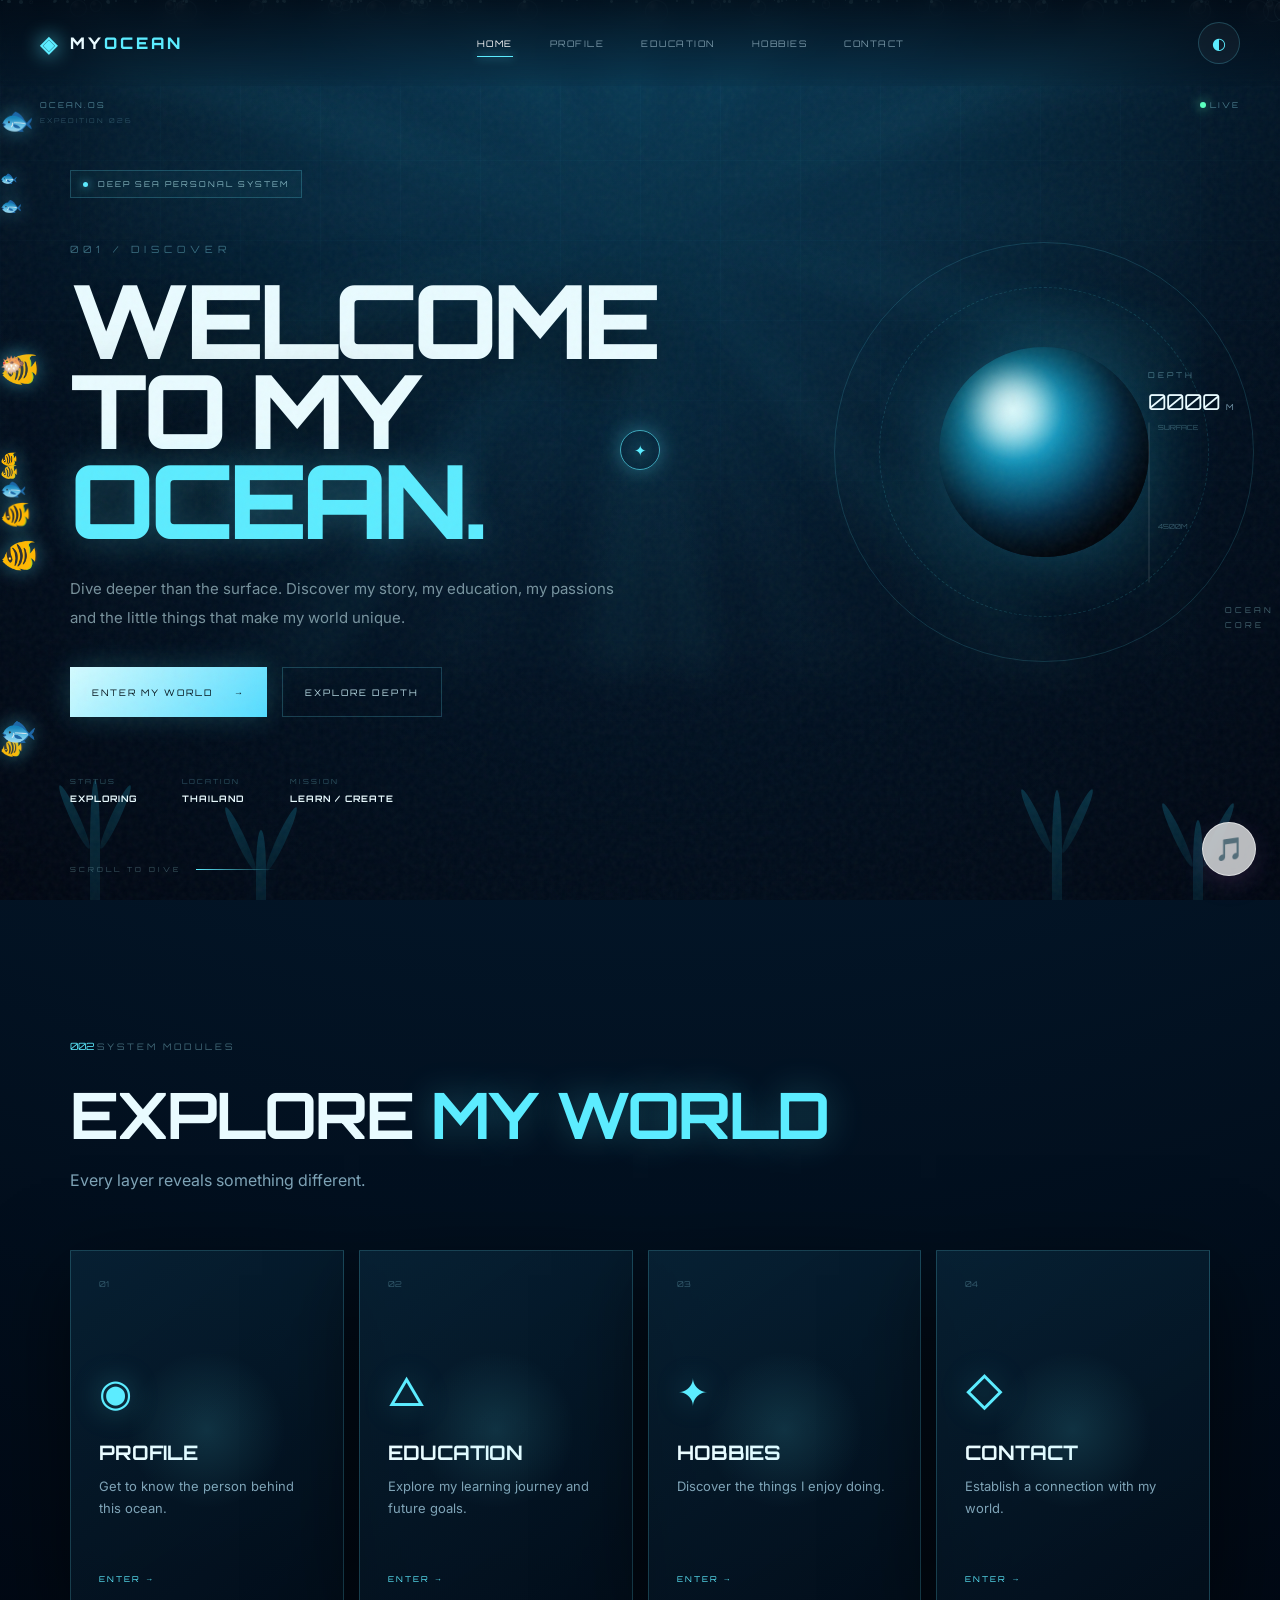
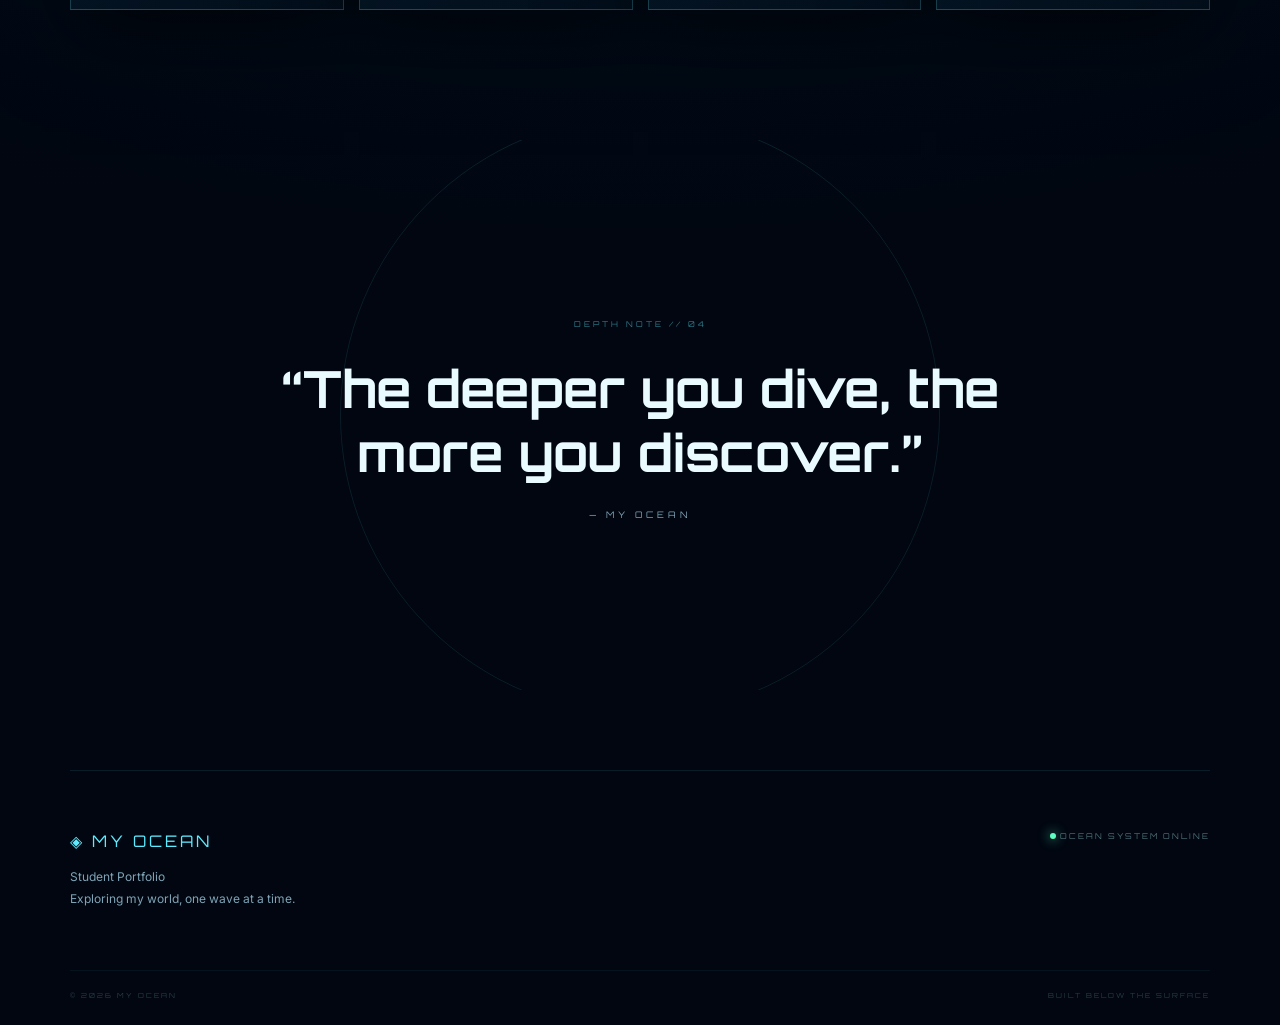
<file: index.html>
<!DOCTYPE html>
<html lang="th">
<head>

    <meta charset="UTF-8">

    <meta name="viewport"
          content="width=device-width, initial-scale=1.0">

    <meta name="theme-color"
          content="#020b18">

    <title>MY OCEAN // ABYSSAL INTERFACE</title>

    <link rel="stylesheet"
          href="style.css">

    <script src="script.js" defer></script>

</head>

<body class="home-page">

    <!-- LOADING SCREEN -->
    <div class="loader">

        <div class="loader-core">

            <div class="loader-ring"></div>

            <div class="loader-symbol">
                ◈
            </div>

            <div class="loader-title">
                MY OCEAN
            </div>

            <div class="loader-subtitle">
                INITIALIZING ABYSSAL INTERFACE
            </div>

            <div class="loader-progress">
                <span></span>
            </div>

            <div class="loader-status">
                SYSTEM ONLINE
            </div>

        </div>

    </div>


    <!-- CURSOR -->
    <div class="custom-cursor">

        <div class="cursor-ring"></div>

        <div class="cursor-coral">
            ✦
        </div>

    </div>


    <!-- ATMOSPHERE -->
    <div class="ocean-world">

        <div class="water-light"></div>

        <div class="underwater-grid"></div>

        <div class="deep-fog"></div>

        <div class="particles"></div>

        <div class="bubbles"></div>

        <div class="fish-school"></div>

        <div class="coral-field">
            <div class="coral coral-one"></div>
            <div class="coral coral-two"></div>
            <div class="coral coral-three"></div>
            <div class="coral coral-four"></div>
        </div>

    </div>


    <!-- HUD CORNERS -->

    <div class="hud hud-top-left">
        <span>OCEAN.OS</span>
        <small>EXPEDITION 026</small>
    </div>

    <div class="hud hud-top-right">
        <span class="live-dot"></span>
        LIVE
    </div>


    <!-- NAVBAR -->

    <header class="main-header">

        <nav class="navbar">

            <a href="index.html"
               class="brand">

                <span class="brand-symbol">
                    ◈
                </span>

                <span>
                    MY<span>OCEAN</span>
                </span>

            </a>


            <div class="nav-links">

                <a href="index.html"
                   class="active">
                    HOME
                </a>

                <a href="profile.html">
                    PROFILE
                </a>

                <a href="education.html">
                    EDUCATION
                </a>

                <a href="hobby.html">
                    HOBBIES
                </a>

                <a href="contact.html">
                    CONTACT
                </a>

            </div>


            <button class="theme-button"
                    id="themeButton">

                ◐

            </button>

        </nav>

    </header>


    <!-- DEPTH HUD -->

    <aside class="depth-panel">

        <div class="depth-label">
            DEPTH
        </div>

        <div class="depth-number">
            <span id="depthNumber">0</span>
            <small>M</small>
        </div>

        <div class="depth-line">

            <span id="depthFill"></span>

        </div>

        <div class="depth-range">
            SURFACE
            <span>4500M</span>
        </div>

    </aside>


    <!-- MAIN -->

    <main>


        <!-- HERO -->

        <section class="hero">

            <div class="hero-content">

                <div class="system-tag">
                    <span></span>
                    DEEP SEA PERSONAL SYSTEM
                </div>


                <p class="hero-index">
                    001 / DISCOVER
                </p>


                <h1>

                    WELCOME
                    <br>

                    TO MY
                    <span>OCEAN.</span>

                </h1>


                <p class="hero-description">

                    Dive deeper than the surface.
                    Discover my story, my education,
                    my passions and the little things
                    that make my world unique.

                </p>


                <div class="hero-buttons">

                    <a href="profile.html"
                       class="btn btn-primary">

                        ENTER MY WORLD

                        <span>→</span>

                    </a>

                    <a href="#explore"
                       class="btn btn-ghost">

                        EXPLORE DEPTH

                    </a>

                </div>


                <div class="hero-data">

                    <div>
                        <small>STATUS</small>
                        <strong>EXPLORING</strong>
                    </div>

                    <div>
                        <small>LOCATION</small>
                        <strong>THAILAND</strong>
                    </div>

                    <div>
                        <small>MISSION</small>
                        <strong>LEARN / CREATE</strong>
                    </div>

                </div>

            </div>


            <!-- ORB -->

            <div class="hero-orb">

                <div class="orb-ring orb-ring-one"></div>

                <div class="orb-ring orb-ring-two"></div>

                <div class="orb-core">

                    <div class="orb-light"></div>

                </div>

                <div class="orb-label">
                    OCEAN
                    <br>
                    CORE
                </div>

            </div>


            <!-- SCROLL -->

            <div class="scroll-indicator">

                <span>SCROLL TO DIVE</span>

                <div class="scroll-line"></div>

            </div>

        </section>


        <!-- EXPLORE -->

        <section class="section explore-section"
                 id="explore">

            <div class="section-heading reveal">

                <div>

                    <span class="section-number">
                        002
                    </span>

                    <span class="section-kicker">
                        SYSTEM MODULES
                    </span>

                </div>

                <h2>
                    EXPLORE
                    <span>MY WORLD</span>
                </h2>

                <p>
                    Every layer reveals something different.
                </p>

            </div>


            <div class="module-grid">


                <a href="profile.html"
                   class="module-card tilt-card reveal">

                    <div class="module-number">
                        01
                    </div>

                    <div class="module-icon">
                        ◉
                    </div>

                    <h3>
                        PROFILE
                    </h3>

                    <p>
                        Get to know the person
                        behind this ocean.
                    </p>

                    <span class="module-arrow">
                        ENTER →
                    </span>

                </a>


                <a href="education.html"
                   class="module-card tilt-card reveal">

                    <div class="module-number">
                        02
                    </div>

                    <div class="module-icon">
                        △
                    </div>

                    <h3>
                        EDUCATION
                    </h3>

                    <p>
                        Explore my learning journey
                        and future goals.
                    </p>

                    <span class="module-arrow">
                        ENTER →
                    </span>

                </a>


                <a href="hobby.html"
                   class="module-card tilt-card reveal">

                    <div class="module-number">
                        03
                    </div>

                    <div class="module-icon">
                        ✦
                    </div>

                    <h3>
                        HOBBIES
                    </h3>

                    <p>
                        Discover the things
                        I enjoy doing.
                    </p>

                    <span class="module-arrow">
                        ENTER →
                    </span>

                </a>


                <a href="contact.html"
                   class="module-card tilt-card reveal">

                    <div class="module-number">
                        04
                    </div>

                    <div class="module-icon">
                        ◇
                    </div>

                    <h3>
                        CONTACT
                    </h3>

                    <p>
                        Establish a connection
                        with my world.
                    </p>

                    <span class="module-arrow">
                        ENTER →
                    </span>

                </a>

            </div>

        </section>


        <!-- QUOTE -->

        <section class="quote-section">

            <div class="quote-orbit"></div>

            <div class="quote-content reveal">

                <span>
                    DEPTH NOTE // 04
                </span>

                <h2>
                    “The deeper you dive,
                    the more you discover.”
                </h2>

                <p>
                    — MY OCEAN
                </p>

            </div>

        </section>

    </main>


    <!-- FOOTER -->

    <footer class="footer">

        <div class="footer-main">

            <div>

                <div class="footer-brand">
                    ◈ MY OCEAN
                </div>

                <p>
                    Student Portfolio
                    <br>
                    Exploring my world,
                    one wave at a time.
                </p>

            </div>


            <div class="footer-status">

                <span class="live-dot"></span>

                OCEAN SYSTEM ONLINE

            </div>

        </div>


        <div class="footer-bottom">

            <span>
                © 2026 MY OCEAN
            </span>

            <span>
                BUILT BELOW THE SURFACE
            </span>

        </div>

    </footer>

<!-- MUSIC PLAYER -->
<button id="musicToggle" class="music-button" type="button" aria-label="เปิดเพลง">
    🎵
</button>

<audio id="backgroundMusic" loop preload="auto">
    <source src="Y2Mate.is%2520-%2520Melanie%2520Martinez%2520-%2520Sippy%2520Cup%2520audio.mp3" type="audio/mpeg">
</audio>
    
</body>
</html>
</file>
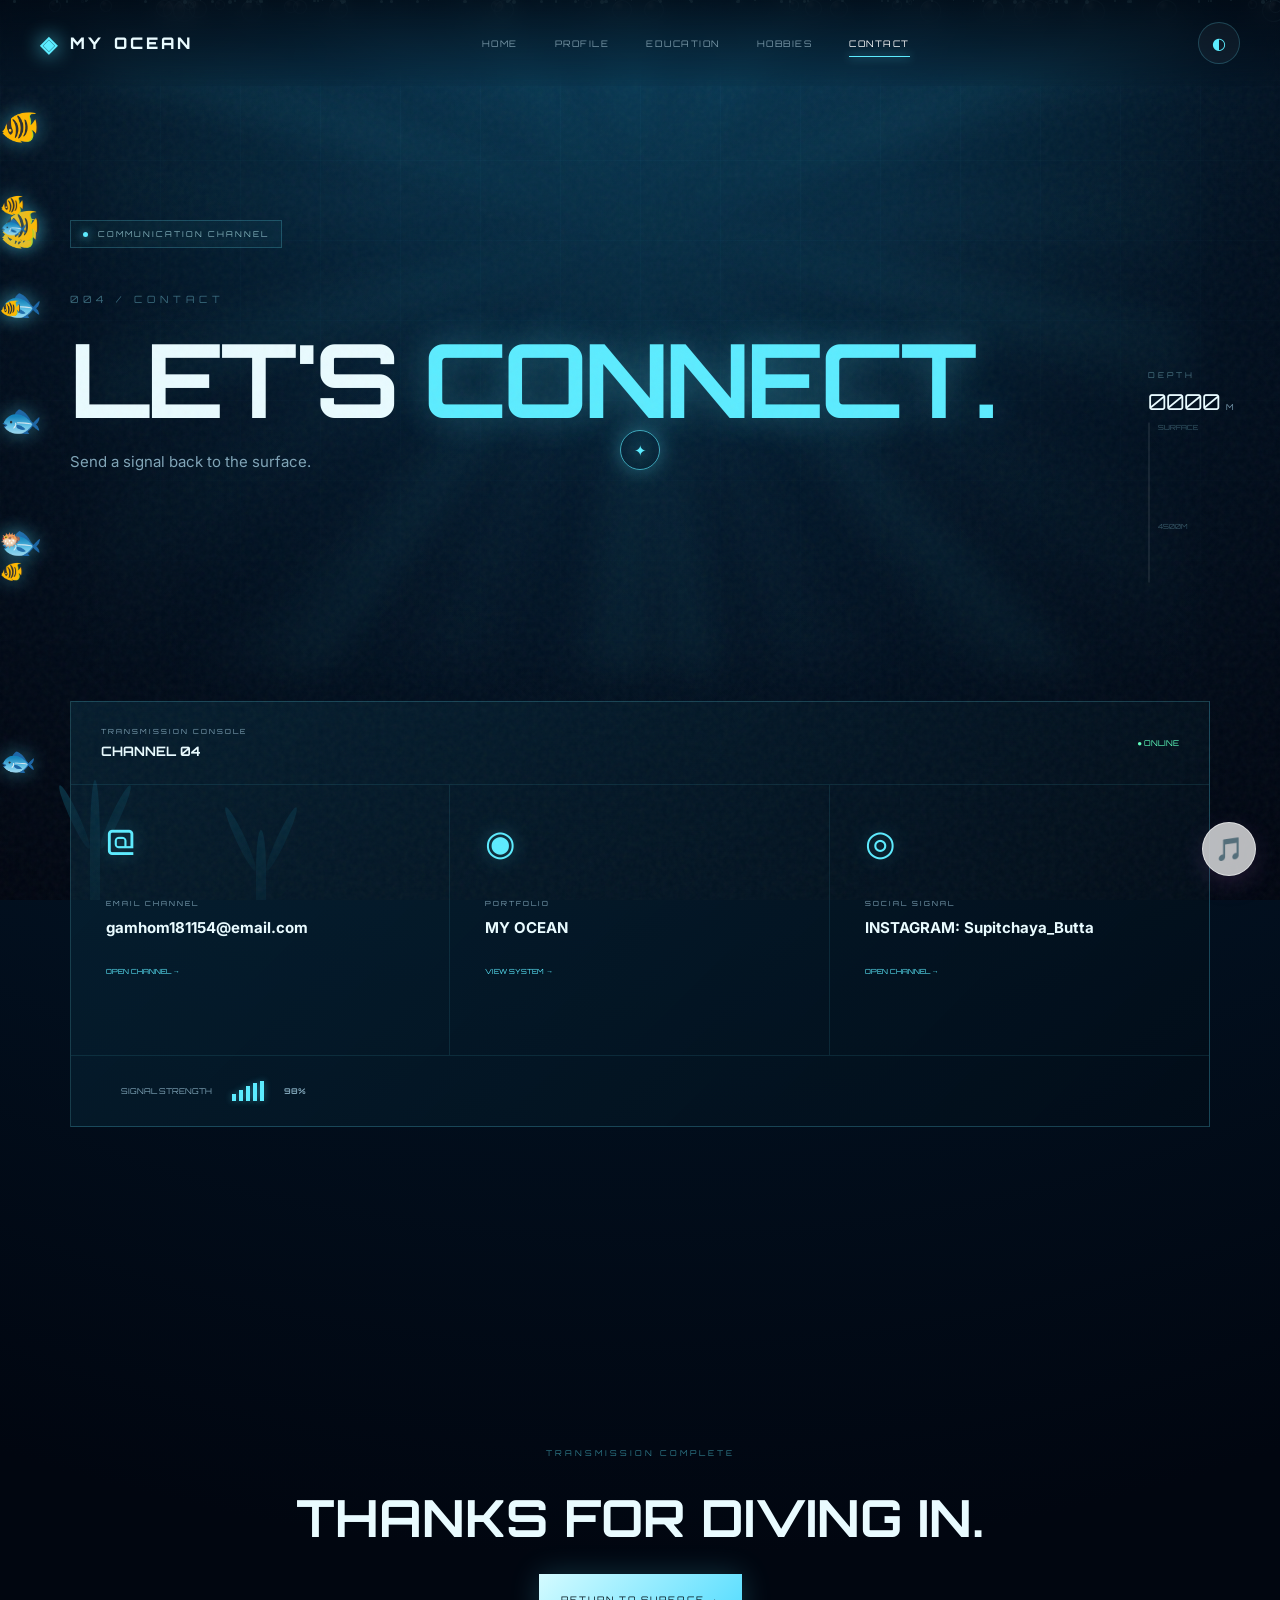
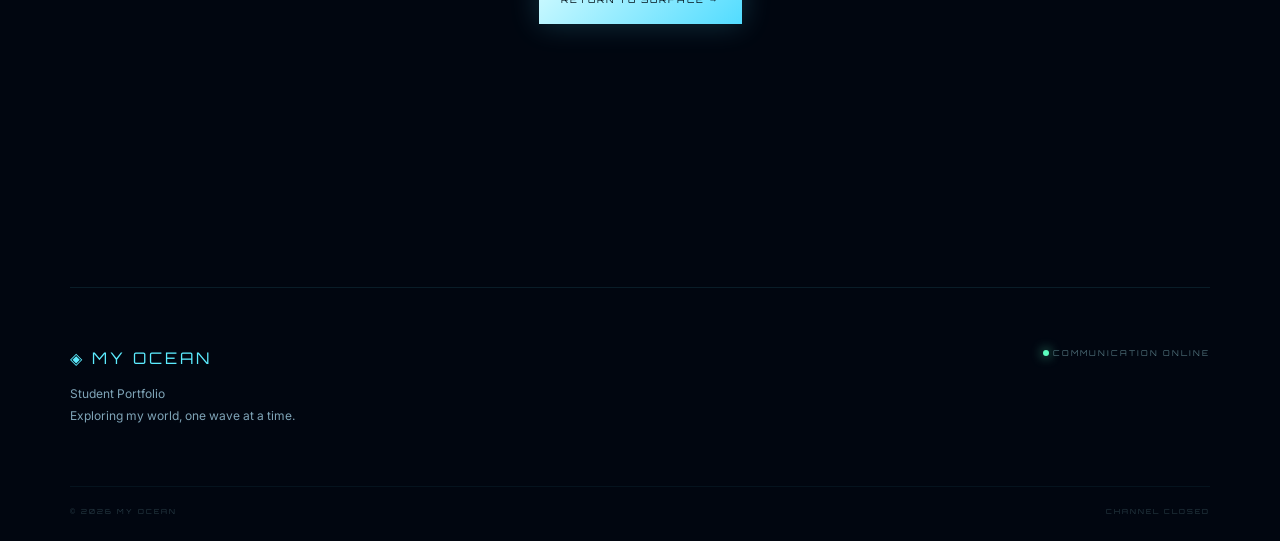
<file: contact.html>
<!DOCTYPE html>
<html lang="th">

<head>

    <meta charset="UTF-8">

    <meta name="viewport"
          content="width=device-width, initial-scale=1.0">

    <title>CONTACT // MY OCEAN</title>

    <link rel="stylesheet"
          href="style.css">

    <script src="script.js" defer></script>

</head>

<body>

    <div class="loader">

        <div class="loader-core">

            <div class="loader-ring"></div>

            <div class="loader-symbol">
                ◇
            </div>

            <div class="loader-title">
                CONTACT
            </div>

            <div class="loader-subtitle">
                ESTABLISHING CONNECTION
            </div>

            <div class="loader-progress">
                <span></span>
            </div>

            <div class="loader-status">
                CHANNEL READY
            </div>

        </div>

    </div>


    <div class="custom-cursor">

        <div class="cursor-ring"></div>

        <div class="cursor-coral">
            ✦
        </div>

    </div>


    <div class="ocean-world">

        <div class="water-light"></div>

        <div class="underwater-grid"></div>

        <div class="deep-fog"></div>

        <div class="particles"></div>

        <div class="bubbles"></div>

        <div class="fish-school"></div>

        <div class="coral-field">

            <div class="coral coral-one"></div>
            <div class="coral coral-two"></div>

        </div>

    </div>


    <header class="main-header">

        <nav class="navbar">

            <a href="index.html"
               class="brand">

                <span class="brand-symbol">
                    ◈
                </span>

                MY<span>OCEAN</span>

            </a>


            <div class="nav-links">

                <a href="index.html">
                    HOME
                </a>

                <a href="profile.html">
                    PROFILE
                </a>

                <a href="education.html">
                    EDUCATION
                </a>

                <a href="hobby.html">
                    HOBBIES
                </a>

                <a href="contact.html"
                   class="active">
                    CONTACT
                </a>

            </div>


            <button class="theme-button"
                    id="themeButton">
                ◐
            </button>

        </nav>

    </header>


    <aside class="depth-panel">

        <div class="depth-label">
            DEPTH
        </div>

        <div class="depth-number">

            <span id="depthNumber">
                0
            </span>

            <small>M</small>

        </div>

        <div class="depth-line">

            <span id="depthFill"></span>

        </div>

        <div class="depth-range">
            SURFACE
            <span>4500M</span>
        </div>

    </aside>


    <main>

        <section class="page-hero">

            <div class="system-tag">
                <span></span>
                COMMUNICATION CHANNEL
            </div>

            <p class="hero-index">
                004 / CONTACT
            </p>

            <h1>
                LET'S
                <span>CONNECT.</span>
            </h1>

            <p>
                Send a signal back to the surface.
            </p>

        </section>


        <section class="section">

            <div class="contact-console reveal">

                <div class="console-header">

                    <div>

                        <span>
                            TRANSMISSION CONSOLE
                        </span>

                        <strong>
                            CHANNEL 04
                        </strong>

                    </div>

                    <div class="console-status">
                        ● ONLINE
                    </div>

                </div>


                <div class="contact-grid">


                    <a href="mailto:example@email.com"
                       class="contact-card tilt-card">

                        <div class="contact-icon">
                            @
                        </div>

                        <span>
                            EMAIL CHANNEL
                        </span>

                        <strong>
                            gamhom181154@email.com
                        </strong>

                        <small>
                            OPEN CHANNEL →
                        </small>

                    </a>


                    <a href="#"
                       class="contact-card tilt-card">

                        <div class="contact-icon">
                            ◉
                        </div>

                        <span>
                            PORTFOLIO
                        </span>

                        <strong>
                            MY OCEAN
                        </strong>

                        <small>
                            VIEW SYSTEM →
                        </small>

                    </a>


                    <a href="#"
                       class="contact-card tilt-card">

                        <div class="contact-icon">
                            ◎
                        </div>

                        <span>
                            SOCIAL SIGNAL
                        </span>

                        <strong>
                            INSTAGRAM: Supitchaya_Butta
                        </strong>

                        <small>
                            OPEN CHANNEL →
                        </small>

                    </a>


                </div>


                <div class="transmission">

                    <div class="transmission-wave"></div>

                    <span>
                        SIGNAL STRENGTH
                    </span>

                    <div class="signal-bars">

                        <i></i>
                        <i></i>
                        <i></i>
                        <i></i>
                        <i></i>

                    </div>

                    <strong>
                        98%
                    </strong>

                </div>

            </div>

        </section>


        <section class="quote-section">

            <div class="quote-content reveal">

                <span>
                    TRANSMISSION COMPLETE
                </span>

                <h2>
                    THANKS FOR
                    DIVING IN.
                </h2>

                <a href="index.html"
                   class="btn btn-primary">

                    RETURN TO SURFACE
                    →
                    
                </a>

            </div>

        </section>

    </main>


    <footer class="footer">

        <div class="footer-main">

            <div>

                <div class="footer-brand">
                    ◈ MY OCEAN
                </div>

                <p>
                    Student Portfolio
                    <br>
                    Exploring my world,
                    one wave at a time.
                </p>

            </div>

            <div class="footer-status">

                <span class="live-dot"></span>

                COMMUNICATION ONLINE

            </div>

        </div>

        <div class="footer-bottom">

            <span>
                © 2026 MY OCEAN
            </span>

            <span>
                CHANNEL CLOSED
            </span>

        </div>

    </footer>

    <!-- MUSIC PLAYER -->
<button id="musicToggle" class="music-button" type="button" aria-label="เปิดเพลง">
    🎵
</button>

<audio id="backgroundMusic" loop preload="auto">
    <source src="Y2Mate.is%2520-%2520Melanie%2520Martinez%2520-%2520Sippy%2520Cup%2520audio.mp3" type="audio/mpeg">
</audio>
    
</body>
</html>
</file>
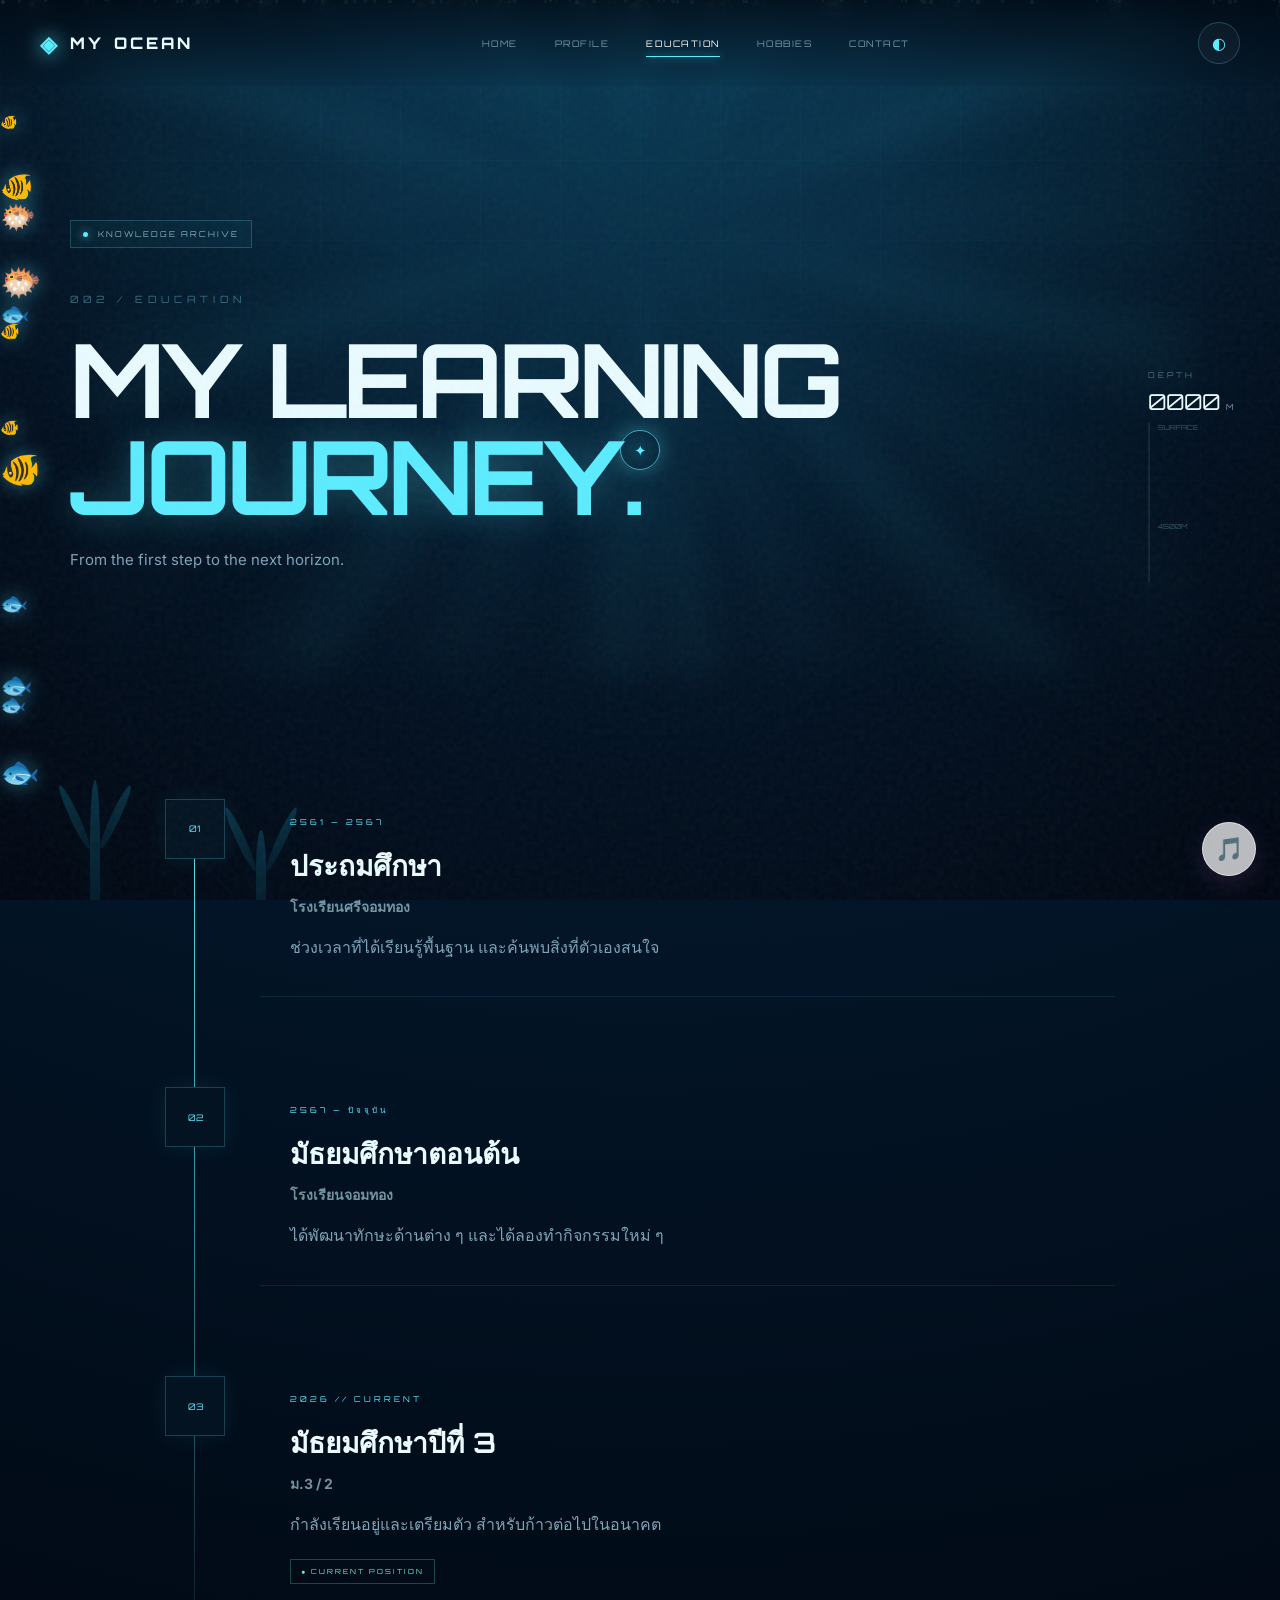
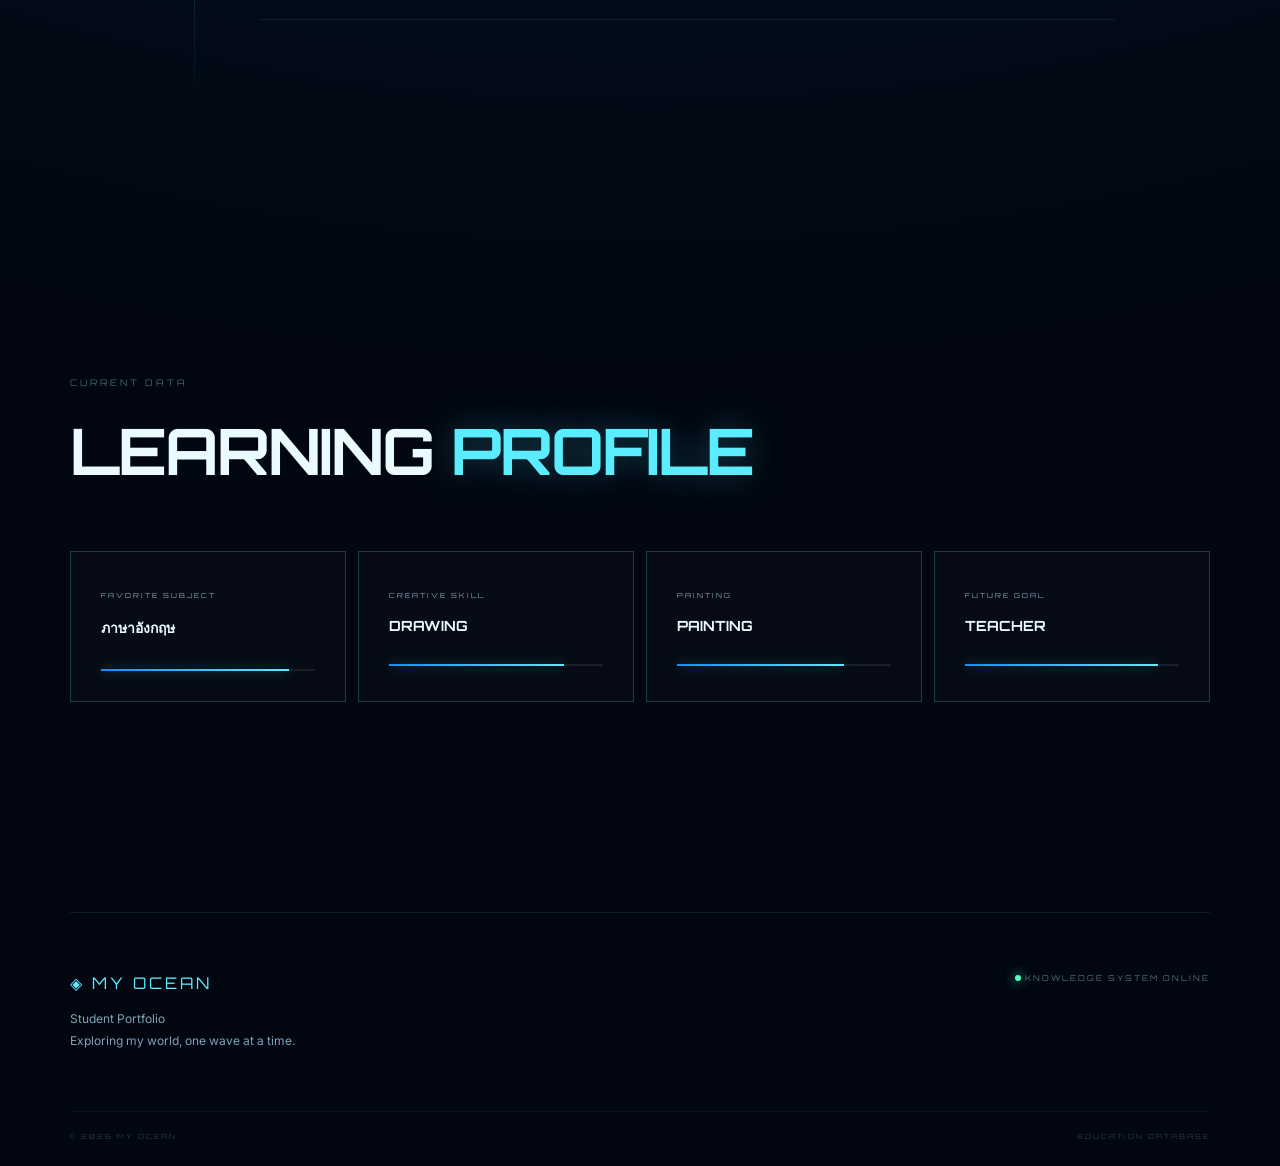
<file: education.html>
<!DOCTYPE html>
<html lang="th">

<head>

    <meta charset="UTF-8">

    <meta name="viewport"
          content="width=device-width, initial-scale=1.0">

    <title>EDUCATION // MY OCEAN</title>

    <link rel="stylesheet"
          href="style.css">

    <script src="script.js" defer></script>

</head>

<body>

    <div class="loader">

        <div class="loader-core">

            <div class="loader-ring"></div>

            <div class="loader-symbol">
                △
            </div>

            <div class="loader-title">
                EDUCATION
            </div>

            <div class="loader-subtitle">
                MAPPING LEARNING JOURNEY
            </div>

            <div class="loader-progress">
                <span></span>
            </div>

            <div class="loader-status">
                DATABASE READY
            </div>

        </div>

    </div>


    <div class="custom-cursor">

        <div class="cursor-ring"></div>

        <div class="cursor-coral">
            ✦
        </div>

    </div>


    <div class="ocean-world">

        <div class="water-light"></div>

        <div class="underwater-grid"></div>

        <div class="deep-fog"></div>

        <div class="particles"></div>

        <div class="bubbles"></div>

        <div class="fish-school"></div>

        <div class="coral-field">

            <div class="coral coral-one"></div>
            <div class="coral coral-two"></div>

        </div>

    </div>


    <header class="main-header">

        <nav class="navbar">

            <a href="index.html"
               class="brand">

                <span class="brand-symbol">
                    ◈
                </span>

                MY<span>OCEAN</span>

            </a>


            <div class="nav-links">

                <a href="index.html">
                    HOME
                </a>

                <a href="profile.html">
                    PROFILE
                </a>

                <a href="education.html"
                   class="active">
                    EDUCATION
                </a>

                <a href="hobby.html">
                    HOBBIES
                </a>

                <a href="contact.html">
                    CONTACT
                </a>

            </div>


            <button class="theme-button"
                    id="themeButton">
                ◐
            </button>

        </nav>

    </header>


    <aside class="depth-panel">

        <div class="depth-label">
            DEPTH
        </div>

        <div class="depth-number">

            <span id="depthNumber">
                0
            </span>

            <small>M</small>

        </div>

        <div class="depth-line">

            <span id="depthFill"></span>

        </div>

        <div class="depth-range">
            SURFACE
            <span>4500M</span>
        </div>

    </aside>


    <main>

        <section class="page-hero">

            <div class="system-tag">
                <span></span>
                KNOWLEDGE ARCHIVE
            </div>

            <p class="hero-index">
                002 / EDUCATION
            </p>

            <h1>
                MY LEARNING
                <span>JOURNEY.</span>
            </h1>

            <p>
                From the first step to the next horizon.
            </p>

        </section>


        <section class="section">

            <div class="timeline">


                <div class="timeline-item reveal">

                    <div class="timeline-marker">
                        01
                    </div>

                    <div class="timeline-content">

                        <span class="timeline-year">
                            2561 — 2567
                        </span>

                        <h2>
                            ประถมศึกษา
                        </h2>

                        <h3>
                            โรงเรียนศรีจอมทอง
                        </h3>

                        <p>
                            ช่วงเวลาที่ได้เรียนรู้พื้นฐาน
                            และค้นพบสิ่งที่ตัวเองสนใจ
                        </p>

                    </div>

                </div>


                <div class="timeline-item reveal">

                    <div class="timeline-marker">
                        02
                    </div>

                    <div class="timeline-content">

                        <span class="timeline-year">
                            2567 — ปัจจุบัน
                        </span>

                        <h2>
                            มัธยมศึกษาตอนต้น
                        </h2>

                        <h3>
                            โรงเรียนจอมทอง
                        </h3>

                        <p>
                            ได้พัฒนาทักษะด้านต่าง ๆ
                            และได้ลองทำกิจกรรมใหม่ ๆ
                        </p>

                    </div>

                </div>


                <div class="timeline-item reveal current">

                    <div class="timeline-marker">
                        03
                    </div>

                    <div class="timeline-content">

                        <span class="timeline-year">
                            2026 // CURRENT
                        </span>

                        <h2>
                            มัธยมศึกษาปีที่ 3
                        </h2>

                        <h3>
                            ม.3 / 2
                        </h3>

                        <p>
                            กำลังเรียนอยู่และเตรียมตัว
                            สำหรับก้าวต่อไปในอนาคต
                        </p>

                        <span class="current-badge">
                            ● CURRENT POSITION
                        </span>

                    </div>

                </div>

            </div>

        </section>


        <section class="section">

            <div class="section-heading reveal">

                <span class="section-kicker">
                    CURRENT DATA
                </span>

                <h2>
                    LEARNING
                    <span>PROFILE</span>
                </h2>

            </div>


            <div class="stats-grid">


                <div class="stat-card reveal">

                    <span>
                        FAVORITE SUBJECT
                    </span>

                    <strong>
                        ภาษาอังกฤษ
                    </strong>

                    <div class="stat-line">
                        <span style="width:88%"></span>
                    </div>

                </div>


                <div class="stat-card reveal">

                    <span>
                        CREATIVE SKILL
                    </span>

                    <strong>
                        DRAWING
                    </strong>

                    <div class="stat-line">
                        <span style="width:82%"></span>
                    </div>

                </div>


                <div class="stat-card reveal">

                    <span>
                        PAINTING
                    </span>

                    <strong>
                        PAINTING
                    </strong>

                    <div class="stat-line">
                        <span style="width:78%"></span>
                    </div>

                </div>


                <div class="stat-card reveal">

                    <span>
                        FUTURE GOAL
                    </span>

                    <strong>
                        TEACHER
                    </strong>

                    <div class="stat-line">
                        <span style="width:90%"></span>
                    </div>

                </div>

            </div>

        </section>

    </main>


    <footer class="footer">

        <div class="footer-main">

            <div>

                <div class="footer-brand">
                    ◈ MY OCEAN
                </div>

                <p>
                    Student Portfolio
                    <br>
                    Exploring my world,
                    one wave at a time.
                </p>

            </div>

            <div class="footer-status">

                <span class="live-dot"></span>

                KNOWLEDGE SYSTEM ONLINE

            </div>

        </div>

        <div class="footer-bottom">

            <span>
                © 2026 MY OCEAN
            </span>

            <span>
                EDUCATION DATABASE
            </span>

        </div>

    </footer>
    
<!-- MUSIC PLAYER -->
<button id="musicToggle" class="music-button" type="button" aria-label="เปิดเพลง">
    🎵
</button>

<audio id="backgroundMusic" loop preload="auto">
    <source src="Y2Mate.is%2520-%2520Melanie%2520Martinez%2520-%2520Sippy%2520Cup%2520audio.mp3" type="audio/mpeg">
</audio>
    
</body>
</html>
</file>
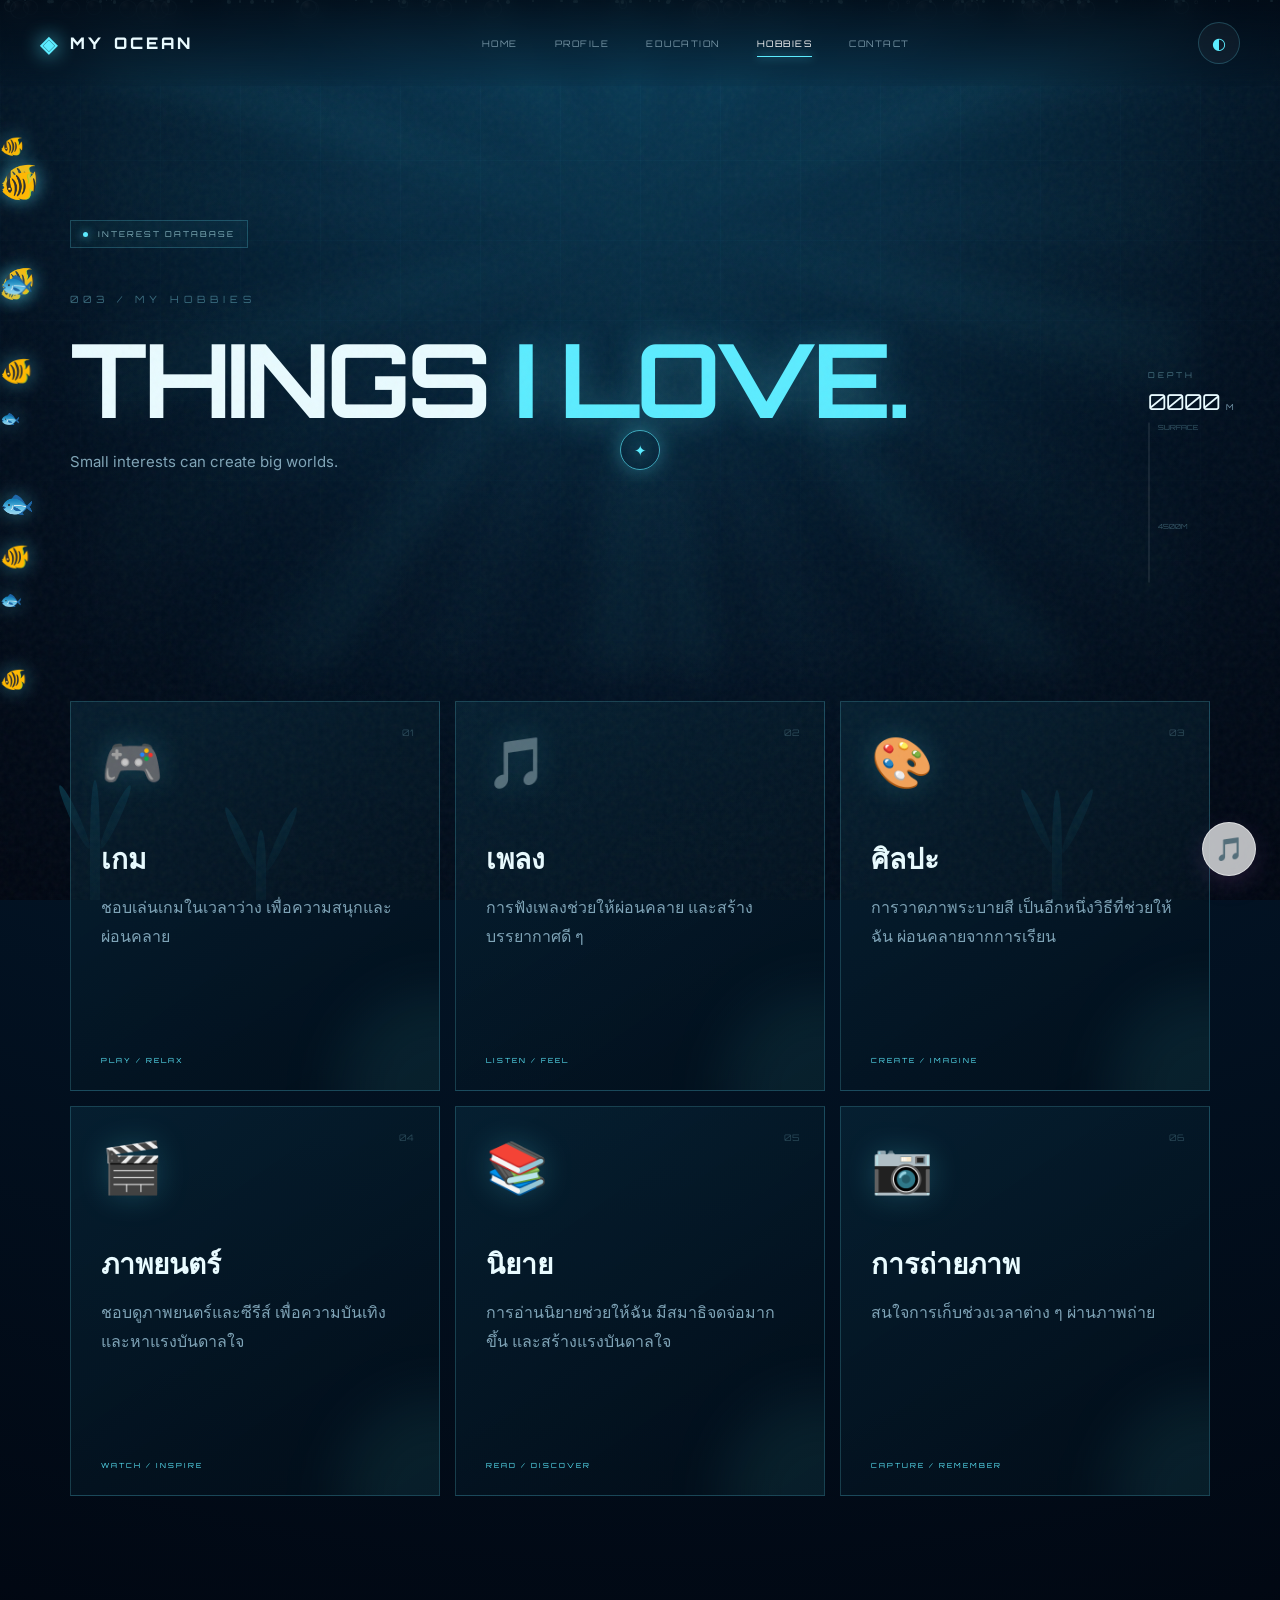
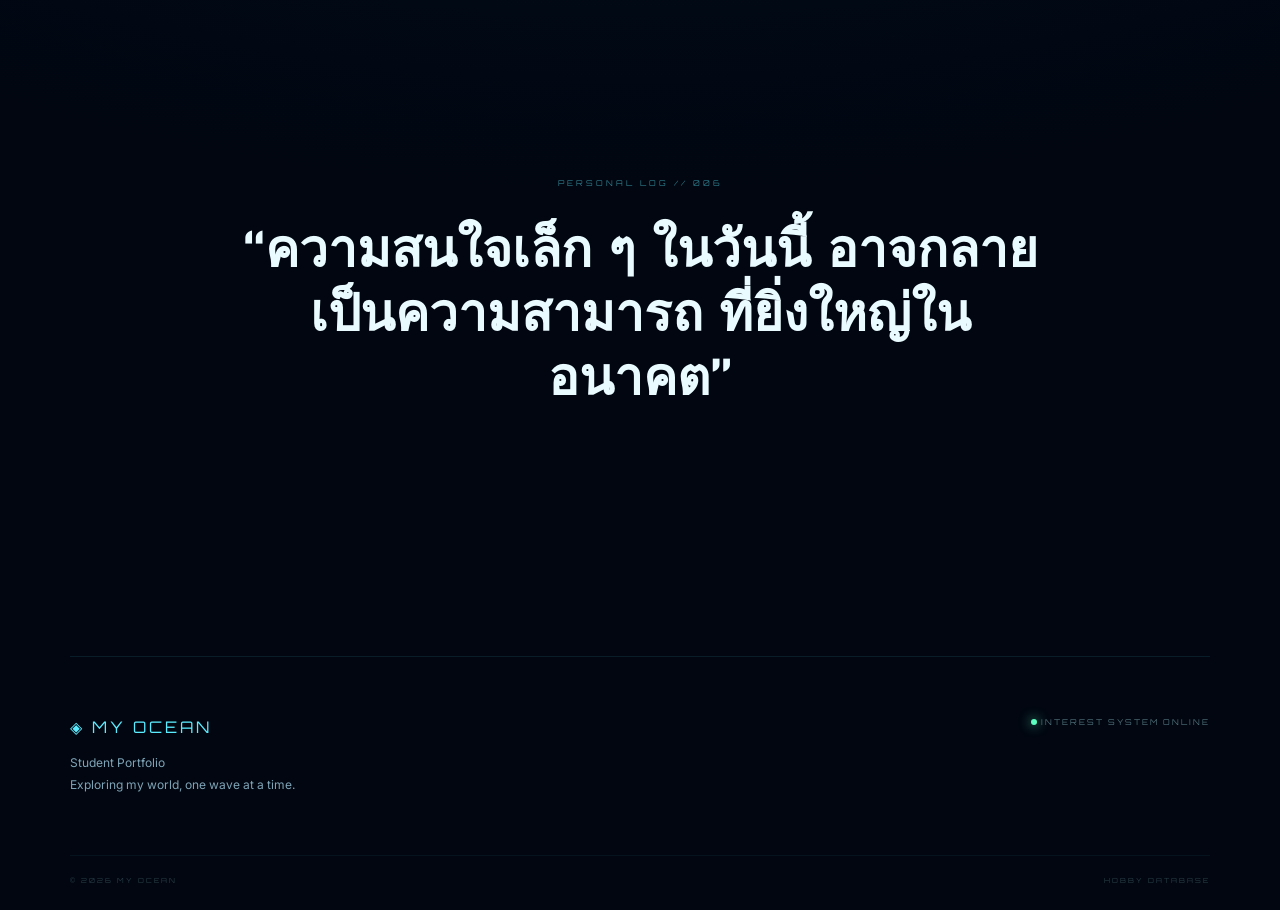
<file: hobby.html>
<!DOCTYPE html>
<html lang="th">

<head>

    <meta charset="UTF-8">

    <meta name="viewport"
          content="width=device-width, initial-scale=1.0">

    <title>HOBBIES // MY OCEAN</title>

    <link rel="stylesheet"
          href="style.css">

    <script src="script.js" defer></script>

</head>

<body>

    <div class="loader">

        <div class="loader-core">

            <div class="loader-ring"></div>

            <div class="loader-symbol">
                ✦
            </div>

            <div class="loader-title">
                HOBBIES
            </div>

            <div class="loader-subtitle">
                SCANNING INTEREST DATABASE
            </div>

            <div class="loader-progress">
                <span></span>
            </div>

            <div class="loader-status">
                SIGNAL FOUND
            </div>

        </div>

    </div>


    <div class="custom-cursor">

        <div class="cursor-ring"></div>

        <div class="cursor-coral">
            ✦
        </div>

    </div>


    <div class="ocean-world">

        <div class="water-light"></div>

        <div class="underwater-grid"></div>

        <div class="deep-fog"></div>

        <div class="particles"></div>

        <div class="bubbles"></div>

        <div class="fish-school"></div>

        <div class="coral-field">

            <div class="coral coral-one"></div>
            <div class="coral coral-two"></div>
            <div class="coral coral-three"></div>

        </div>

    </div>


    <header class="main-header">

        <nav class="navbar">

            <a href="index.html"
               class="brand">

                <span class="brand-symbol">
                    ◈
                </span>

                MY<span>OCEAN</span>

            </a>


            <div class="nav-links">

                <a href="index.html">
                    HOME
                </a>

                <a href="profile.html">
                    PROFILE
                </a>

                <a href="education.html">
                    EDUCATION
                </a>

                <a href="hobby.html"
                   class="active">
                    HOBBIES
                </a>

                <a href="contact.html">
                    CONTACT
                </a>

            </div>


            <button class="theme-button"
                    id="themeButton">
                ◐
            </button>

        </nav>

    </header>


    <aside class="depth-panel">

        <div class="depth-label">
            DEPTH
        </div>

        <div class="depth-number">

            <span id="depthNumber">
                0
            </span>

            <small>M</small>

        </div>

        <div class="depth-line">

            <span id="depthFill"></span>

        </div>

        <div class="depth-range">
            SURFACE
            <span>4500M</span>
        </div>

    </aside>


    <main>

        <section class="page-hero">

            <div class="system-tag">
                <span></span>
                INTEREST DATABASE
            </div>

            <p class="hero-index">
                003 / MY HOBBIES
            </p>

            <h1>
                THINGS
                <span>I LOVE.</span>
            </h1>

            <p>
                Small interests can create big worlds.
            </p>

        </section>


        <section class="section">

            <div class="hobby-grid">


                <article class="hobby-card reveal tilt-card">

                    <div class="hobby-icon">
                        🎮
                    </div>

                    <div class="hobby-number">
                        01
                    </div>

                    <h2>
                        เกม
                    </h2>

                    <p>
                        ชอบเล่นเกมในเวลาว่าง
                        เพื่อความสนุกและผ่อนคลาย
                    </p>

                    <span>
                        PLAY / RELAX
                    </span>

                </article>


                <article class="hobby-card reveal tilt-card">

                    <div class="hobby-icon">
                        🎵
                    </div>

                    <div class="hobby-number">
                        02
                    </div>

                    <h2>
                        เพลง
                    </h2>

                    <p>
                        การฟังเพลงช่วยให้ผ่อนคลาย
                        และสร้างบรรยากาศดี ๆ
                    </p>

                    <span>
                        LISTEN / FEEL
                    </span>

                </article>


                <article class="hobby-card reveal tilt-card">

                    <div class="hobby-icon">
                        🎨
                    </div>

                    <div class="hobby-number">
                        03
                    </div>

                    <h2>
                        ศิลปะ
                    </h2>

                    <p>
                        การวาดภาพระบายสี
                        เป็นอีกหนึ่งวิธีที่ช่วยให้ฉัน
                        ผ่อนคลายจากการเรียน
                    </p>

                    <span>
                        CREATE / IMAGINE
                    </span>

                </article>


                <article class="hobby-card reveal tilt-card">

                    <div class="hobby-icon">
                        🎬
                    </div>

                    <div class="hobby-number">
                        04
                    </div>

                    <h2>
                        ภาพยนตร์
                    </h2>

                    <p>
                        ชอบดูภาพยนตร์และซีรีส์
                        เพื่อความบันเทิง
                        และหาแรงบันดาลใจ
                    </p>

                    <span>
                        WATCH / INSPIRE
                    </span>

                </article>


                <article class="hobby-card reveal tilt-card">

                    <div class="hobby-icon">
                        📚
                    </div>

                    <div class="hobby-number">
                        05
                    </div>

                    <h2>
                        นิยาย
                    </h2>

                    <p>
                        การอ่านนิยายช่วยให้ฉัน
                        มีสมาธิจดจ่อมากขึ้น
                        และสร้างแรงบันดาลใจ
                    </p>

                    <span>
                        READ / DISCOVER
                    </span>

                </article>


                <article class="hobby-card reveal tilt-card">

                    <div class="hobby-icon">
                        📷
                    </div>

                    <div class="hobby-number">
                        06
                    </div>

                    <h2>
                        การถ่ายภาพ
                    </h2>

                    <p>
                        สนใจการเก็บช่วงเวลาต่าง ๆ
                        ผ่านภาพถ่าย
                    </p>

                    <span>
                        CAPTURE / REMEMBER
                    </span>

                </article>


            </div>

        </section>


        <section class="quote-section">

            <div class="quote-content reveal">

                <span>
                    PERSONAL LOG // 006
                </span>

                <h2>
                    “ความสนใจเล็ก ๆ ในวันนี้
                    อาจกลายเป็นความสามารถ
                    ที่ยิ่งใหญ่ในอนาคต”
                </h2>

            </div>

        </section>

    </main>


    <footer class="footer">

        <div class="footer-main">

            <div>

                <div class="footer-brand">
                    ◈ MY OCEAN
                </div>

                <p>
                    Student Portfolio
                    <br>
                    Exploring my world,
                    one wave at a time.
                </p>

            </div>

            <div class="footer-status">

                <span class="live-dot"></span>

                INTEREST SYSTEM ONLINE

            </div>

        </div>

        <div class="footer-bottom">

            <span>
                © 2026 MY OCEAN
            </span>

            <span>
                HOBBY DATABASE
            </span>

        </div>

    </footer>
    
<!-- MUSIC PLAYER -->
<button id="musicToggle" class="music-button" type="button" aria-label="เปิดเพลง">
    🎵
</button>

<audio id="backgroundMusic" loop preload="auto">
    <source src="Y2Mate.is%2520-%2520Melanie%2520Martinez%2520-%2520Sippy%2520Cup%2520audio.mp3" type="audio/mpeg">
</audio>
    
</body>
</html>
</file>
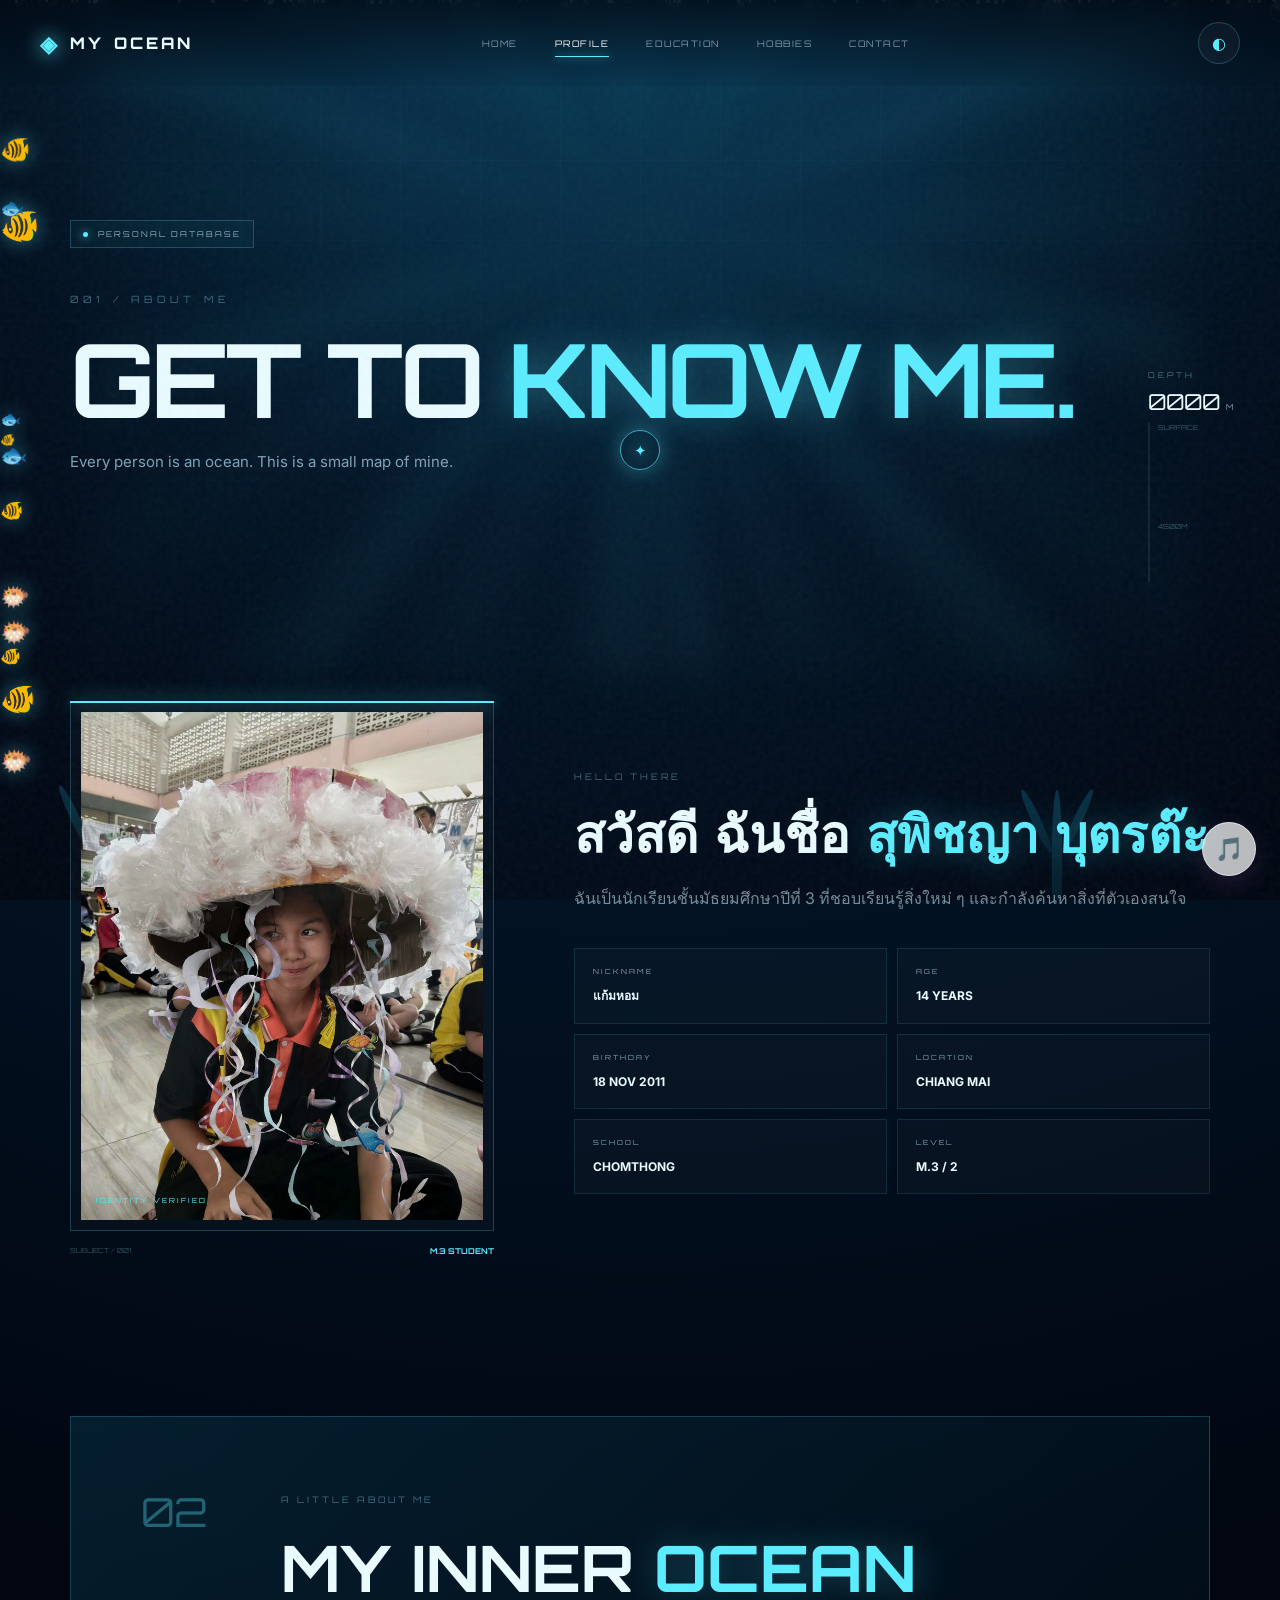
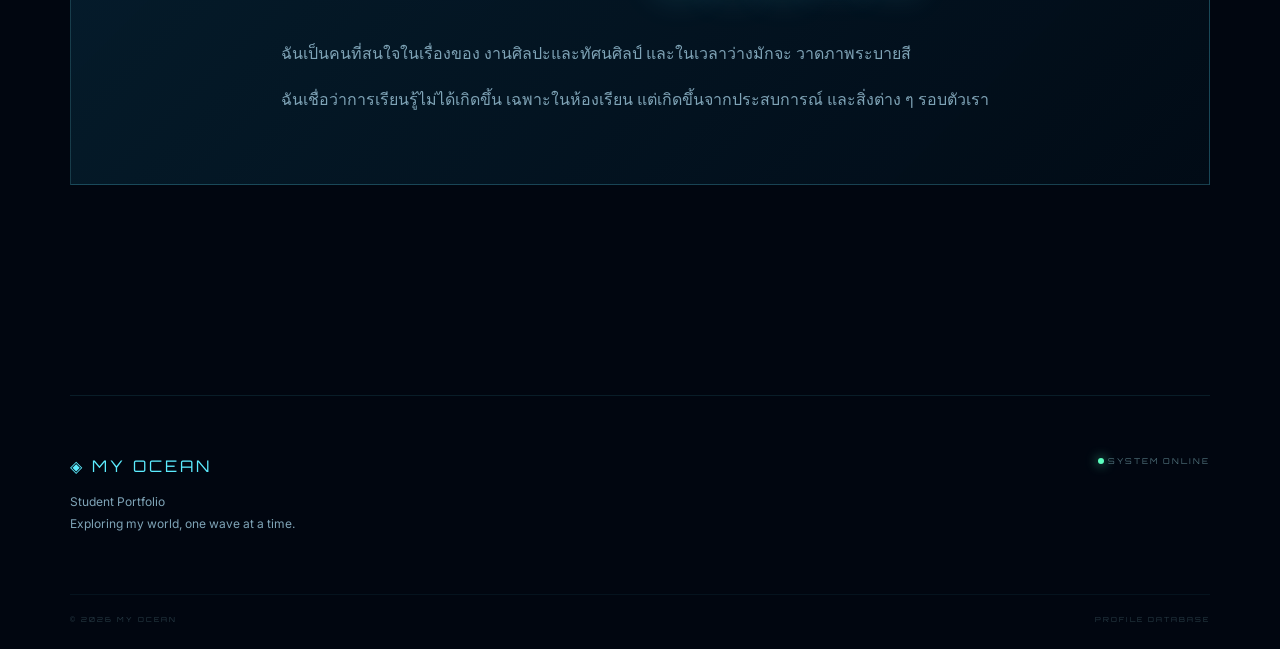
<file: profile.html>
<!DOCTYPE html>
<html lang="th">

<head>

    <meta charset="UTF-8">

    <meta name="viewport"
          content="width=device-width, initial-scale=1.0">

    <title>PROFILE // MY OCEAN</title>

    <link rel="stylesheet"
          href="style.css">

    <script src="script.js" defer></script>

</head>

<body>

    <div class="loader">

        <div class="loader-core">

            <div class="loader-ring"></div>

            <div class="loader-symbol">
                ◈
            </div>

            <div class="loader-title">
                PROFILE
            </div>

            <div class="loader-subtitle">
                LOADING PERSONAL DATA
            </div>

            <div class="loader-progress">
                <span></span>
            </div>

            <div class="loader-status">
                ACCESS GRANTED
            </div>

        </div>

    </div>


    <div class="custom-cursor">

        <div class="cursor-ring"></div>

        <div class="cursor-coral">
            ✦
        </div>

    </div>


    <div class="ocean-world">

        <div class="water-light"></div>

        <div class="underwater-grid"></div>

        <div class="deep-fog"></div>

        <div class="particles"></div>

        <div class="bubbles"></div>

        <div class="fish-school"></div>

        <div class="coral-field">

            <div class="coral coral-one"></div>
            <div class="coral coral-two"></div>
            <div class="coral coral-three"></div>

        </div>

    </div>


    <header class="main-header">

        <nav class="navbar">

            <a href="index.html"
               class="brand">

                <span class="brand-symbol">
                    ◈
                </span>

                MY<span>OCEAN</span>

            </a>


            <div class="nav-links">

                <a href="index.html">
                    HOME
                </a>

                <a href="profile.html"
                   class="active">
                    PROFILE
                </a>

                <a href="education.html">
                    EDUCATION
                </a>

                <a href="hobby.html">
                    HOBBIES
                </a>

                <a href="contact.html">
                    CONTACT
                </a>

            </div>


            <button class="theme-button"
                    id="themeButton">

                ◐

            </button>

        </nav>

    </header>


    <aside class="depth-panel">

        <div class="depth-label">
            DEPTH
        </div>

        <div class="depth-number">

            <span id="depthNumber">
                0
            </span>

            <small>M</small>

        </div>

        <div class="depth-line">

            <span id="depthFill"></span>

        </div>

        <div class="depth-range">
            SURFACE
            <span>4500M</span>
        </div>

    </aside>


    <main>

        <section class="page-hero">

            <div class="system-tag">
                <span></span>
                PERSONAL DATABASE
            </div>

            <p class="hero-index">
                001 / ABOUT ME
            </p>

            <h1>
                GET TO
                <span>KNOW ME.</span>
            </h1>

            <p>
                Every person is an ocean.
                This is a small map of mine.
            </p>

        </section>


        <section class="profile-section section">

            <div class="profile-image-card reveal">

                <div class="scan-line"></div>

                <div class="image-frame">

                    <img src="images/GamRed.jpeg"
                         alt="Profile image">

                    <div class="image-overlay">
                        IDENTITY VERIFIED
                    </div>

                </div>


                <div class="profile-caption">

                    <span>
                        SUBJECT / 001
                    </span>

                    <strong>
                        M.3 STUDENT
                    </strong>

                </div>

            </div>


            <div class="profile-info reveal">

                <span class="section-kicker">
                    HELLO THERE
                </span>

                <h2>
                    สวัสดี ฉันชื่อ
                    <span>
                        สุพิชญา บุตรต๊ะ
                    </span>
                </h2>

                <p class="lead">
                    ฉันเป็นนักเรียนชั้นมัธยมศึกษาปีที่ 3
                    ที่ชอบเรียนรู้สิ่งใหม่ ๆ
                    และกำลังค้นหาสิ่งที่ตัวเองสนใจ
                </p>


                <div class="info-grid">

                    <div class="info-box">

                        <small>
                            NICKNAME
                        </small>

                        <strong>
                            แก้มหอม
                        </strong>

                    </div>


                    <div class="info-box">

                        <small>
                            AGE
                        </small>

                        <strong>
                            14 YEARS
                        </strong>

                    </div>


                    <div class="info-box">

                        <small>
                            BIRTHDAY
                        </small>

                        <strong>
                            18 NOV 2011
                        </strong>

                    </div>


                    <div class="info-box">

                        <small>
                            LOCATION
                        </small>

                        <strong>
                            CHIANG MAI
                        </strong>

                    </div>


                    <div class="info-box">

                        <small>
                            SCHOOL
                        </small>

                        <strong>
                            CHOMTHONG
                        </strong>

                    </div>


                    <div class="info-box">

                        <small>
                            LEVEL
                        </small>

                        <strong>
                            M.3 / 2
                        </strong>

                    </div>

                </div>

            </div>

        </section>


        <section class="section about-panel">

            <div class="large-panel reveal">

                <div class="panel-index">
                    02
                </div>

                <div>

                    <span class="section-kicker">
                        A LITTLE ABOUT ME
                    </span>

                    <h2>
                        MY INNER
                        <span>OCEAN</span>
                    </h2>

                    <p>
                        ฉันเป็นคนที่สนใจในเรื่องของ
                        งานศิลปะและทัศนศิลป์
                        และในเวลาว่างมักจะ
                        วาดภาพระบายสี
                    </p>

                    <p>
                        ฉันเชื่อว่าการเรียนรู้ไม่ได้เกิดขึ้น
                        เฉพาะในห้องเรียน
                        แต่เกิดขึ้นจากประสบการณ์
                        และสิ่งต่าง ๆ รอบตัวเรา
                    </p>

                </div>

            </div>

        </section>

    </main>


    <footer class="footer">

        <div class="footer-main">

            <div>

                <div class="footer-brand">
                    ◈ MY OCEAN
                </div>

                <p>
                    Student Portfolio
                    <br>
                    Exploring my world,
                    one wave at a time.
                </p>

            </div>

            <div class="footer-status">

                <span class="live-dot"></span>

                SYSTEM ONLINE

            </div>

        </div>

        <div class="footer-bottom">

            <span>
                © 2026 MY OCEAN
            </span>

            <span>
                PROFILE DATABASE
            </span>

        </div>

    </footer>

</body><!-- MUSIC PLAYER -->
<button id="musicToggle" class="music-button" type="button" aria-label="เปิดเพลง">
    🎵
</button>

<audio id="backgroundMusic" loop preload="auto">
    <source src="Y2Mate.is%2520-%2520Melanie%2520Martinez%2520-%2520Sippy%2520Cup%2520audio.mp3" type="audio/mpeg">
</audio>
    
</html>
</file>
<file: style.css>
@import url('https://fonts.googleapis.com/css2?family=Inter:wght@300;400;500;600;700;800&family=Orbitron:wght@400;500;600;700;800;900&display=swap');


:root {

    --cyan: #5cecff;
    --cyan-bright: #a8f8ff;
    --blue: #168cff;
    --deep-blue: #06152c;

    --bg: #010610;
    --bg-2: #03101e;

    --glass: rgba(7, 30, 52, 0.48);
    --glass-light: rgba(95, 219, 255, 0.08);

    --border: rgba(102, 230, 255, 0.22);

    --text: #e9fbff;
    --muted: #7fa4b7;

    --shadow:
        0 25px 80px rgba(0, 0, 0, 0.55);

    --glow:
        0 0 35px rgba(92, 236, 255, 0.18);

    --max-width: 1300px;

}


* {

    margin: 0;

    padding: 0;

    box-sizing: border-box;

}


html {

    scroll-behavior: smooth;

}


body {

    background:
        radial-gradient(
            circle at 50% -20%,
            #0c5274 0%,
            #03192d 35%,
            #010610 75%
        );

    color: var(--text);

    font-family: Inter, sans-serif;

    overflow-x: hidden;

    min-height: 100vh;

}


body::before {

    content: "";

    position: fixed;

    inset: 0;

    pointer-events: none;

    z-index: 100;

    opacity: 0.045;

    background-image:
        url("data:image/svg+xml,%3Csvg viewBox='0 0 200 200' xmlns='http://www.w3.org/2000/svg'%3E%3Cfilter id='n'%3E%3CfeTurbulence type='fractalNoise' baseFrequency='.8' numOctaves='4' stitchTiles='stitch'/%3E%3C/filter%3E%3Crect width='100%25' height='100%25' filter='url(%23n)'/%3E%3C/svg%3E");

}


a {

    color: inherit;

    text-decoration: none;

}


button {

    font: inherit;

}


::-webkit-scrollbar {

    width: 7px;

}


::-webkit-scrollbar-track {

    background: #010610;

}


::-webkit-scrollbar-thumb {

    background:
        linear-gradient(
            #20cfff,
            #145bff
        );

    border-radius: 20px;

}


/* ================================= */
/* LOADER */
/* ================================= */

.loader {

    position: fixed;

    inset: 0;

    z-index: 9999;

    background:
        radial-gradient(
            circle,
            #073b55,
            #010610 70%
        );

    display: grid;

    place-items: center;

    transition:
        opacity 1s ease,
        visibility 1s ease;

}


.loader.loaded {

    opacity: 0;

    visibility: hidden;

}


.loader-core {

    width: min(90vw, 430px);

    text-align: center;

    position: relative;

}


.loader-ring {

    width: 130px;

    height: 130px;

    margin: auto;

    border:

        1px solid rgba(92,236,255,.25);

    border-top-color:
        var(--cyan);

    border-radius: 50%;

    animation:
        spin 1.2s linear infinite;

}


.loader-ring::after {

    content: "";

    position: absolute;

    inset: 18px;

    border:

        1px dashed
        rgba(92,236,255,.4);

    border-radius: 50%;

    animation:
        spinReverse 3s linear infinite;

}


.loader-symbol {

    font-size: 35px;

    color: var(--cyan);

    margin-top: -90px;

    margin-bottom: 65px;

    text-shadow:
        0 0 30px var(--cyan);

}


.loader-title {

    font-family: Orbitron, sans-serif;

    font-size: 22px;

    letter-spacing: 7px;

    margin-top: 30px;

}


.loader-subtitle {

    font-family: Orbitron, sans-serif;

    color: var(--muted);

    font-size: 9px;

    letter-spacing: 3px;

    margin-top: 15px;

}


.loader-progress {

    width: 100%;

    height: 2px;

    background:
        rgba(255,255,255,.08);

    margin-top: 35px;

    overflow: hidden;

}


.loader-progress span {

    display: block;

    width: 100%;

    height: 100%;

    background:
        linear-gradient(
            90deg,
            transparent,
            var(--cyan),
            transparent
        );

    animation:
        loading 1.6s ease-in-out infinite;

}


.loader-status {

    font-family: Orbitron, sans-serif;

    color: var(--cyan);

    font-size: 8px;

    letter-spacing: 3px;

    margin-top: 15px;

}


@keyframes loading {

    from {
        transform: translateX(-100%);
    }

    to {
        transform: translateX(100%);
    }

}


@keyframes spin {

    to {
        transform: rotate(360deg);
    }

}


@keyframes spinReverse {

    to {
        transform: rotate(-360deg);
    }

}


/* ================================= */
/* CUSTOM CURSOR */
/* ================================= */

.custom-cursor {

    position: fixed;

    left: 0;

    top: 0;

    width: 40px;

    height: 40px;

    pointer-events: none;

    z-index: 10000;

    transform:
        translate(-50%, -50%);

}


.cursor-ring {

    position: absolute;

    inset: 0;

    border:
        1px solid
        rgba(92,236,255,.65);

    border-radius: 50%;

    box-shadow:
        0 0 20px
        rgba(92,236,255,.35);

    transition:
        transform .25s ease;

}


.cursor-coral {

    position: absolute;

    inset: 0;

    display: grid;

    place-items: center;

    color: var(--cyan);

    font-size: 15px;

    text-shadow:
        0 0 15px var(--cyan);

}


.cursor-hover .cursor-ring {

    transform: scale(1.7);

    border-color:
        rgba(255,255,255,.9);

}


/* ================================= */
/* OCEAN WORLD */
/* ================================= */

.ocean-world {

    position: fixed;

    inset: 0;

    overflow: hidden;

    pointer-events: none;

    z-index: -2;

}


.water-light {

    position: absolute;

    top: -25%;

    left: 50%;

    width: 1100px;

    height: 900px;

    transform:
        translateX(-50%);

    background:

        repeating-conic-gradient(
            from 180deg,
            rgba(78,231,255,.14) 0deg,
            transparent 12deg,
            rgba(78,231,255,.05) 24deg,
            transparent 35deg
        );

    filter: blur(18px);

    opacity: .7;

    animation:
        caustics 12s ease-in-out infinite;

}


@keyframes caustics {

    0%,100% {

        transform:
            translateX(-50%)
            scale(1)
            rotate(0deg);

    }

    50% {

        transform:
            translateX(-50%)
            scale(1.12)
            rotate(4deg);

    }

}


.underwater-grid {

    position: absolute;

    inset: 0;

    background-image:

        linear-gradient(
            rgba(71,225,255,.035) 1px,
            transparent 1px
        ),

        linear-gradient(
            90deg,
            rgba(71,225,255,.035) 1px,
            transparent 1px
        );

    background-size:
        80px 80px;

    mask-image:
        linear-gradient(
            to bottom,
            black,
            transparent
        );

}


.deep-fog {

    position: absolute;

    inset: 0;

    background:

        radial-gradient(
            ellipse at 50% 10%,
            transparent 0%,
            rgba(0,13,28,.1) 30%,
            rgba(0,3,12,.72) 100%
        );

}


.particles {

    position: absolute;

    inset: 0;

}


.particle {

    position: absolute;

    width: 2px;

    height: 2px;

    background:
        rgba(160,245,255,.8);

    border-radius: 50%;

    box-shadow:
        0 0 8px
        rgba(92,236,255,.7);

    animation:
        drift linear infinite;

}


@keyframes drift {

    from {

        transform:
            translateY(110vh)
            translateX(0);

        opacity: 0;

    }

    15% {
        opacity: .8;
    }

    85% {
        opacity: .8;
    }

    to {

        transform:
            translateY(-10vh)
            translateX(80px);

        opacity: 0;

    }

}


/* ================================= */
/* BUBBLES */
/* ================================= */

.bubbles {

    position: absolute;

    inset: 0;

}


.bubble {

    position: absolute;

    border:
        1px solid
        rgba(150,240,255,.25);

    border-radius: 50%;

    background:
        radial-gradient(
            circle at 30% 25%,
            rgba(255,255,255,.28),
            transparent 30%
        );

    animation:
        bubbleFloat linear infinite;

}


@keyframes bubbleFloat {

    from {

        transform:
            translateY(110vh)
            translateX(0)
            scale(.7);

        opacity: 0;

    }

    15% {
        opacity: .6;
    }

    80% {
        opacity: .4;
    }

    to {

        transform:
            translateY(-15vh)
            translateX(100px)
            scale(1.2);

        opacity: 0;

    }

}


/* ================================= */
/* FISH */
/* ================================= */

.fish-school {

    position: absolute;

    inset: 0;

}


.fish {

    position: absolute;

    font-size: 22px;

    filter:
        drop-shadow(
            0 0 10px
            rgba(90,230,255,.45)
        );

    animation:
        fishSwim linear infinite;

}


@keyframes fishSwim {

    0% {

        transform:
            translateX(-15vw)
            translateY(0)
            scaleX(1);

    }

    48% {

        transform:
            translateX(115vw)
            translateY(-40px)
            scaleX(1);

    }

    50% {

        transform:
            translateX(115vw)
            translateY(-40px)
            scaleX(-1);

    }

    98% {

        transform:
            translateX(-15vw)
            translateY(20px)
            scaleX(-1);

    }

    100% {

        transform:
            translateX(-15vw)
            translateY(20px)
            scaleX(1);

    }

}


/* ================================= */
/* CORAL */
/* ================================= */

.coral-field {

    position: absolute;

    left: 0;

    right: 0;

    bottom: -10px;

    height: 190px;

    opacity: .45;

}


.coral {

    position: absolute;

    bottom: 0;

    width: 10px;

    height: 100px;

    background:
        linear-gradient(
            to top,
            #092f40,
            #116079
        );

    border-radius:
        100% 100% 5px 5px;

    box-shadow:
        0 0 25px
        rgba(20,160,190,.12);

}


.coral::before,
.coral::after {

    content: "";

    position: absolute;

    bottom: 45%;

    width: 9px;

    height: 70px;

    background:
        inherit;

    border-radius: 100%;

}


.coral::before {

    left: -20px;

    transform:
        rotate(-25deg);

}


.coral::after {

    right: -20px;

    transform:
        rotate(25deg);

}


.coral-one {

    left: 7%;

    height: 130px;

}


.coral-two {

    left: 20%;

    height: 80px;

}


.coral-three {

    right: 17%;

    height: 120px;

}


.coral-four {

    right: 6%;

    height: 90px;

}


/* ================================= */
/* HEADER */
/* ================================= */

.main-header {

    position: fixed;

    top: 0;

    left: 0;

    right: 0;

    z-index: 500;

    padding:
        22px 40px;

    background:
        linear-gradient(
            rgba(1,8,18,.8),
            rgba(1,8,18,.05)
        );

    backdrop-filter:
        blur(12px);

}


.navbar {

    max-width:
        var(--max-width);

    margin: auto;

    display: flex;

    align-items: center;

    justify-content: space-between;

    gap: 30px;

}


.brand {

    font-family: Orbitron, sans-serif;

    font-weight: 800;

    letter-spacing: 3px;

    display: flex;

    align-items: center;

    gap: 10px;

}


.brand > span:last-child span {

    color: var(--cyan);

}


.brand-symbol {

    color: var(--cyan);

    font-size: 22px;

    text-shadow:
        0 0 20px var(--cyan);

}


.nav-links {

    display: flex;

    align-items: center;

    gap: 7px;

}


.nav-links a {

    position: relative;

    padding:
        11px 15px;

    font-family: Orbitron, sans-serif;

    font-size: 9px;

    letter-spacing: 1.5px;

    color: #7897a7;

    transition: .3s ease;

}


.nav-links a:hover,
.nav-links a.active {

    color: white;

}


.nav-links a::after {

    content: "";

    position: absolute;

    left: 15px;

    right: 15px;

    bottom: 3px;

    height: 1px;

    background: var(--cyan);

    transform: scaleX(0);

    transition: .3s ease;

    box-shadow:
        0 0 10px var(--cyan);

}


.nav-links a:hover::after,
.nav-links a.active::after {

    transform: scaleX(1);

}


.theme-button {

    width: 42px;

    height: 42px;

    border:
        1px solid
        var(--border);

    background:
        rgba(255,255,255,.04);

    color: var(--cyan);

    border-radius: 50%;

    cursor: pointer;

    transition: .3s;

}


.theme-button:hover {

    transform:
        rotate(180deg)
        scale(1.1);

    box-shadow:
        0 0 25px
        rgba(92,236,255,.25);

}


/* ================================= */
/* HUD */
/* ================================= */

.hud {

    position: fixed;

    z-index: 400;

    top: 100px;

    font-family: Orbitron, sans-serif;

    font-size: 8px;

    letter-spacing: 2px;

    color: rgba(148,224,240,.5);

}


.hud-top-left {

    left: 40px;

}


.hud-top-left small {

    display: block;

    margin-top: 6px;

    color:
        rgba(148,224,240,.25);

}


.hud-top-right {

    right: 40px;

}


.live-dot {

    display: inline-block;

    width: 6px;

    height: 6px;

    border-radius: 50%;

    background: #5cffbf;

    box-shadow:
        0 0 12px #5cffbf;

    animation:
        blink 1.5s infinite;

}


@keyframes blink {

    50% {
        opacity: .25;
    }

}


/* ================================= */
/* DEPTH */
/* ================================= */

.depth-panel {

    position: fixed;

    right: 32px;

    top: 50%;

    transform:
        translateY(-50%);

    z-index: 300;

    width: 100px;

    font-family: Orbitron, sans-serif;

}


.depth-label {

    color:
        rgba(150,220,235,.45);

    font-size: 8px;

    letter-spacing: 3px;

}


.depth-number {

    font-size: 22px;

    margin: 8px 0;

}


.depth-number small {

    font-size: 8px;

    color: var(--muted);

}


.depth-line {

    width: 2px;

    height: 160px;

    background:
        rgba(255,255,255,.08);

    position: relative;

}


.depth-line span {

    position: absolute;

    left: 0;

    bottom: 0;

    width: 100%;

    height: 0%;

    background:
        linear-gradient(
            to top,
            var(--blue),
            var(--cyan)
        );

    box-shadow:
        0 0 12px var(--cyan);

    transition:
        height .15s linear;

}


.depth-range {

    display: flex;

    flex-direction: column;

    gap: 90px;

    font-size: 7px;

    color:
        rgba(150,220,235,.35);

    margin-top: -160px;

    margin-left: 10px;

}


.depth-range span {

    color:
        rgba(150,220,235,.35);

}


/* ================================= */
/* HERO */
/* ================================= */

.hero {

    min-height: 100vh;

    max-width:
        var(--max-width);

    margin: auto;

    padding:
        170px 70px 100px;

    display: flex;

    align-items: center;

    position: relative;

}


.hero-content {

    width: 62%;

    position: relative;

    z-index: 5;

}


.system-tag {

    display: inline-flex;

    align-items: center;

    gap: 10px;

    padding:
        8px 12px;

    border:
        1px solid
        var(--border);

    background:
        rgba(92,236,255,.035);

    font-family: Orbitron, sans-serif;

    font-size: 8px;

    letter-spacing: 2px;

    color:
        rgba(182,239,247,.7);

}


.system-tag span {

    width: 5px;

    height: 5px;

    border-radius: 50%;

    background: var(--cyan);

    box-shadow:
        0 0 10px var(--cyan);

}


.hero-index {

    font-family: Orbitron, sans-serif;

    font-size: 10px;

    letter-spacing: 5px;

    color:
        rgba(125,210,230,.45);

    margin-top: 45px;

}


.hero h1 {

    font-family: Orbitron, sans-serif;

    font-size:
        clamp(55px, 8vw, 125px);

    line-height: .88;

    letter-spacing: -5px;

    margin:
        20px 0 30px;

    font-weight: 800;

    text-shadow:
        0 20px 60px
        rgba(0,0,0,.55);

}


.hero h1 span,
.page-hero h1 span,
.section-heading h2 span,
.profile-info h2 span,
.large-panel h2 span {

    color: var(--cyan);

    text-shadow:
        0 0 35px
        rgba(92,236,255,.3);

}


.hero-description {

    max-width: 550px;

    color:
        rgba(190,224,232,.62);

    line-height: 1.9;

    font-size: 15px;

}


.hero-buttons {

    display: flex;

    gap: 15px;

    margin-top: 35px;

}


.btn {

    display: inline-flex;

    align-items: center;

    gap: 20px;

    min-height: 50px;

    padding:
        0 22px;

    font-family: Orbitron, sans-serif;

    font-size: 9px;

    letter-spacing: 2px;

    transition: .3s ease;

    position: relative;

    overflow: hidden;

}


.btn-primary {

    color: #001018;

    background:
        linear-gradient(
            135deg,
            #d4fbff,
            #52dcff
        );

    box-shadow:
        0 0 30px
        rgba(92,236,255,.2);

}


.btn-primary:hover {

    transform:
        translateY(-4px);

    box-shadow:
        0 15px 45px
        rgba(92,236,255,.25);

}


.btn-ghost {

    border:
        1px solid
        var(--border);

    color: #b9dce6;

}


.btn-ghost:hover {

    border-color:
        var(--cyan);

    color: white;

}


.hero-data {

    display: flex;

    gap: 45px;

    margin-top: 60px;

}


.hero-data div {

    display: flex;

    flex-direction: column;

    gap: 7px;

}


.hero-data small {

    font-family: Orbitron, sans-serif;

    color:
        rgba(125,210,230,.35);

    font-size: 7px;

    letter-spacing: 2px;

}


.hero-data strong {

    font-family: Orbitron, sans-serif;

    font-size: 9px;

    letter-spacing: 1px;

}


/* ================================= */
/* ORB */
/* ================================= */

.hero-orb {

    position: absolute;

    right: 2%;

    top: 50%;

    transform:
        translateY(-50%);

    width: 420px;

    height: 420px;

}


.orb-ring {

    position: absolute;

    inset: 0;

    border-radius: 50%;

    border:
        1px solid
        rgba(92,236,255,.15);

}


.orb-ring-one {

    animation:
        orbSpin 20s linear infinite;

}


.orb-ring-two {

    inset: 45px;

    border-style: dashed;

    animation:
        orbSpinReverse 14s linear infinite;

}


.orb-core {

    position: absolute;

    inset: 105px;

    border-radius: 50%;

    background:

        radial-gradient(
            circle at 35% 30%,
            #a6faff,
            #1196bd 25%,
            #06304c 55%,
            #010a14 75%
        );

    box-shadow:

        0 0 80px
        rgba(50,218,255,.3),

        inset
        0 0 70px
        rgba(0,0,0,.65);

    animation:
        orbPulse 4s ease-in-out infinite;

}


.orb-light {

    position: absolute;

    width: 30%;

    height: 30%;

    top: 15%;

    left: 20%;

    border-radius: 50%;

    background: white;

    filter: blur(14px);

    opacity: .65;

}


.orb-label {

    position: absolute;

    right: -20px;

    bottom: 30px;

    font-family: Orbitron, sans-serif;

    font-size: 8px;

    line-height: 1.8;

    letter-spacing: 3px;

    color:
        rgba(164,230,241,.4);

}


@keyframes orbSpin {

    to {
        transform: rotate(360deg);
    }

}


@keyframes orbSpinReverse {

    to {
        transform: rotate(-360deg);
    }

}


@keyframes orbPulse {

    50% {

        transform:
            scale(1.06);

        box-shadow:
            0 0 110px
            rgba(50,218,255,.4);

    }

}


/* ================================= */
/* SCROLL */
/* ================================= */

.scroll-indicator {

    position: absolute;

    left: 70px;

    bottom: 30px;

    display: flex;

    align-items: center;

    gap: 15px;

    font-family: Orbitron, sans-serif;

    font-size: 7px;

    letter-spacing: 3px;

    color:
        rgba(160,220,230,.35);

}


.scroll-line {

    width: 80px;

    height: 1px;

    background:
        linear-gradient(
            90deg,
            var(--cyan),
            transparent
        );

}


/* ================================= */
/* SECTIONS */
/* ================================= */

.section {

    width: min(
        calc(100% - 140px),
        var(--max-width)
    );

    margin:
        0 auto;

    padding:
        130px 0;

}


.section-heading {

    margin-bottom: 60px;

}


.section-number {

    font-family: Orbitron, sans-serif;

    font-size: 10px;

    color: var(--cyan);

}


.section-kicker {

    font-family: Orbitron, sans-serif;

    font-size: 9px;

    letter-spacing: 3px;

    color:
        rgba(145,213,226,.45);

}


.section-heading h2 {

    font-family: Orbitron, sans-serif;

    font-size:
        clamp(35px, 5vw, 70px);

    margin-top: 20px;

    letter-spacing: -2px;

}


.section-heading p {

    margin-top: 15px;

    color: var(--muted);

}


/* ================================= */
/* MODULES */
/* ================================= */

.module-grid {

    display: grid;

    grid-template-columns:
        repeat(4, 1fr);

    gap: 15px;

}


.module-card {

    min-height: 360px;

    padding: 28px;

    border:
        1px solid
        var(--border);

    background:
        linear-gradient(
            145deg,
            rgba(13,50,73,.5),
            rgba(3,16,29,.65)
        );

    position: relative;

    overflow: hidden;

    transition:
        transform .4s ease,
        border-color .3s ease;

    box-shadow:
        var(--shadow);

}


.module-card::before {

    content: "";

    position: absolute;

    inset: 0;

    background:
        radial-gradient(
            circle at var(--mx,50%) var(--my,50%),
            rgba(92,236,255,.13),
            transparent 35%
        );

}


.module-card:hover {

    border-color:
        rgba(92,236,255,.65);

}


.module-number {

    font-family: Orbitron, sans-serif;

    font-size: 8px;

    color:
        rgba(140,210,225,.35);

}


.module-icon {

    margin-top: 80px;

    font-size: 38px;

    color: var(--cyan);

    text-shadow:
        0 0 30px
        rgba(92,236,255,.35);

}


.module-card h3 {

    font-family: Orbitron, sans-serif;

    font-size: 20px;

    margin-top: 25px;

}


.module-card p {

    color: var(--muted);

    font-size: 13px;

    line-height: 1.7;

    margin-top: 10px;

}


.module-arrow {

    position: absolute;

    left: 28px;

    bottom: 25px;

    font-family: Orbitron, sans-serif;

    font-size: 8px;

    letter-spacing: 2px;

    color: var(--cyan);

}


/* ================================= */
/* QUOTE */
/* ================================= */

.quote-section {

    min-height: 550px;

    display: grid;

    place-items: center;

    position: relative;

    overflow: hidden;

}


.quote-orbit {

    position: absolute;

    width: 600px;

    height: 600px;

    border:
        1px solid
        rgba(92,236,255,.1);

    border-radius: 50%;

    animation:
        orbSpin 25s linear infinite;

}


.quote-content {

    max-width: 800px;

    text-align: center;

    position: relative;

    z-index: 2;

}


.quote-content > span {

    font-family: Orbitron, sans-serif;

    color:
        rgba(92,236,255,.5);

    font-size: 8px;

    letter-spacing: 3px;

}


.quote-content h2 {

    font-family: Orbitron, sans-serif;

    font-size:
        clamp(28px, 4vw, 55px);

    line-height: 1.25;

    margin: 25px 0;

}


.quote-content p {

    color: var(--muted);

    font-family: Orbitron, sans-serif;

    font-size: 9px;

    letter-spacing: 4px;

}


/* ================================= */
/* PAGE HERO */
/* ================================= */

.page-hero {

    width: min(
        calc(100% - 140px),
        var(--max-width)
    );

    margin: auto;

    padding:
        220px 0 100px;

}


.page-hero h1 {

    font-family: Orbitron, sans-serif;

    font-size:
        clamp(50px, 8vw, 105px);

    line-height: .95;

    margin: 25px 0;

    letter-spacing: -4px;

}


.page-hero > p:last-child {

    color: var(--muted);

    font-size: 15px;

}


/* ================================= */
/* PROFILE */
/* ================================= */

.profile-section {

    display: grid;

    grid-template-columns:
        .8fr 1.2fr;

    gap: 80px;

    align-items: center;

}


.profile-image-card {

    position: relative;

}


.image-frame {

    aspect-ratio: 4 / 5;

    border:
        1px solid
        var(--border);

    padding: 10px;

    background:
        rgba(255,255,255,.025);

    position: relative;

    overflow: hidden;

}


.image-frame img {

    width: 100%;

    height: 100%;

    object-fit: cover;

    display: block;

    filter:
        saturate(.75)
        contrast(1.08)
        brightness(.9);

    transition:
        transform .8s ease;

}


.image-frame:hover img {

    transform:
        scale(1.06);

}


.image-overlay {

    position: absolute;

    left: 25px;

    bottom: 25px;

    font-family: Orbitron, sans-serif;

    font-size: 7px;

    letter-spacing: 2px;

    color: var(--cyan);

}


.scan-line {

    position: absolute;

    left: 0;

    right: 0;

    top: 0;

    height: 2px;

    background:
        var(--cyan);

    box-shadow:
        0 0 20px var(--cyan);

    z-index: 5;

    animation:
        scanner 4s linear infinite;

}


@keyframes scanner {

    from {
        top: 0;
    }

    to {
        top: 100%;
    }

}


.profile-caption {

    display: flex;

    justify-content: space-between;

    padding-top: 15px;

    font-family: Orbitron, sans-serif;

}


.profile-caption span {

    color:
        rgba(140,210,225,.35);

    font-size: 7px;

}


.profile-caption strong {

    font-size: 8px;

    color: var(--cyan);

}


.profile-info h2 {

    font-family: Orbitron, sans-serif;

    font-size:
        clamp(28px, 4vw, 55px);

    line-height: 1.15;

    margin: 20px 0;

}


.lead {

    color:
        rgba(185,220,229,.62);

    line-height: 1.9;

}


.info-grid {

    display: grid;

    grid-template-columns:
        repeat(2, 1fr);

    gap: 10px;

    margin-top: 35px;

}


.info-box {

    padding: 18px;

    border:
        1px solid
        rgba(92,236,255,.12);

    background:
        rgba(255,255,255,.025);

    transition: .3s;

}


.info-box:hover {

    border-color:
        rgba(92,236,255,.5);

    transform:
        translateY(-3px);

}


.info-box small {

    display: block;

    font-family: Orbitron, sans-serif;

    font-size: 7px;

    letter-spacing: 2px;

    color: var(--muted);

    margin-bottom: 8px;

}


.info-box strong {

    font-size: 12px;

}


/* ================================= */
/* ABOUT PANEL */
/* ================================= */

.about-panel {

    padding-top: 30px;

}


.large-panel {

    padding:
        70px;

    border:
        1px solid
        var(--border);

    background:
        linear-gradient(
            135deg,
            rgba(9,49,69,.55),
            rgba(2,14,26,.65)
        );

    display: grid;

    grid-template-columns:
        100px 1fr;

    gap: 40px;

}


.panel-index {

    font-family: Orbitron, sans-serif;

    color:
        rgba(92,236,255,.35);

    font-size: 40px;

}


.large-panel h2 {

    font-family: Orbitron, sans-serif;

    font-size:
        clamp(30px, 5vw, 65px);

    margin:
        20px 0 30px;

}


.large-panel p {

    max-width: 850px;

    color: var(--muted);

    line-height: 1.9;

    margin-top: 15px;

}


/* ================================= */
/* TIMELINE */
/* ================================= */

.timeline {

    position: relative;

    max-width: 950px;

    margin: auto;

}


.timeline::before {

    content: "";

    position: absolute;

    left: 29px;

    top: 0;

    bottom: 0;

    width: 1px;

    background:
        linear-gradient(
            var(--cyan),
            transparent
        );

}


.timeline-item {

    display: grid;

    grid-template-columns: 60px 1fr;

    gap: 35px;

    position: relative;

    padding-bottom: 90px;

}


.timeline-marker {

    width: 60px;

    height: 60px;

    border:
        1px solid
        var(--border);

    background:
        #031321;

    display: grid;

    place-items: center;

    font-family: Orbitron, sans-serif;

    font-size: 9px;

    color: var(--cyan);

    z-index: 2;

    box-shadow:
        0 0 25px
        rgba(92,236,255,.08);

}


.timeline-content {

    padding:
        10px 30px 35px;

    border-bottom:
        1px solid
        rgba(92,236,255,.1);

}


.timeline-year {

    font-family: Orbitron, sans-serif;

    font-size: 8px;

    letter-spacing: 3px;

    color: var(--cyan);

}


.timeline-content h2 {

    font-family: Orbitron, sans-serif;

    font-size: 28px;

    margin-top: 15px;

}


.timeline-content h3 {

    color:
        rgba(180,220,230,.65);

    margin-top: 8px;

    font-size: 14px;

}


.timeline-content p {

    color: var(--muted);

    line-height: 1.8;

    margin-top: 15px;

}


.current-badge {

    display: inline-block;

    margin-top: 20px;

    padding:
        7px 10px;

    border:
        1px solid
        rgba(92,255,191,.25);

    color:
        #5cffbf;

    font-family: Orbitron, sans-serif;

    font-size: 7px;

    letter-spacing: 2px;

}


/* ================================= */
/* STATS */
/* ================================= */

.stats-grid {

    display: grid;

    grid-template-columns:
        repeat(4, 1fr);

    gap: 12px;

}


.stat-card {

    padding: 30px;

    border:
        1px solid
        var(--border);

    background:
        rgba(255,255,255,.025);

}


.stat-card > span {

    font-family: Orbitron, sans-serif;

    font-size: 7px;

    color: var(--muted);

    letter-spacing: 2px;

}


.stat-card strong {

    display: block;

    margin-top: 15px;

    font-family: Orbitron, sans-serif;

    font-size: 14px;

}


.stat-line {

    height: 2px;

    background:
        rgba(255,255,255,.08);

    margin-top: 30px;

}


.stat-line span {

    display: block;

    height: 100%;

    background:
        linear-gradient(
            90deg,
            var(--blue),
            var(--cyan)
        );

    box-shadow:
        0 0 12px
        rgba(92,236,255,.4);

}


/* ================================= */
/* HOBBIES */
/* ================================= */

.hobby-grid {

    display: grid;

    grid-template-columns:
        repeat(3, 1fr);

    gap: 15px;

}


.hobby-card {

    min-height: 390px;

    padding: 30px;

    border:
        1px solid
        var(--border);

    background:
        linear-gradient(
            145deg,
            rgba(10,44,63,.55),
            rgba(2,13,24,.72)
        );

    position: relative;

    overflow: hidden;

    transition: .4s ease;

}


.hobby-card::after {

    content: "";

    position: absolute;

    width: 200px;

    height: 200px;

    right: -100px;

    bottom: -100px;

    border-radius: 50%;

    background:
        rgba(92,236,255,.08);

    filter: blur(30px);

}


.hobby-card:hover {

    border-color:
        rgba(92,236,255,.6);

}


.hobby-icon {

    font-size: 50px;

    filter:
        drop-shadow(
            0 0 15px
            rgba(92,236,255,.2)
        );

}


.hobby-number {

    position: absolute;

    right: 25px;

    top: 25px;

    font-family: Orbitron, sans-serif;

    font-size: 9px;

    color:
        rgba(150,220,230,.25);

}


.hobby-card h2 {

    font-family: Orbitron, sans-serif;

    font-size: 28px;

    margin-top: 45px;

}


.hobby-card p {

    color: var(--muted);

    line-height: 1.8;

    margin-top: 12px;

}


.hobby-card > span {

    position: absolute;

    bottom: 25px;

    left: 30px;

    font-family: Orbitron, sans-serif;

    font-size: 7px;

    letter-spacing: 2px;

    color: var(--cyan);

}


/* ================================= */
/* CONTACT */
/* ================================= */

.contact-console {

    border:
        1px solid
        var(--border);

    background:
        linear-gradient(
            135deg,
            rgba(10,47,67,.5),
            rgba(2,13,24,.72)
        );

}


.console-header {

    padding: 25px 30px;

    border-bottom:
        1px solid
        rgba(92,236,255,.1);

    display: flex;

    justify-content: space-between;

    align-items: center;

}


.console-header span,
.console-header strong {

    display: block;

}


.console-header span {

    font-family: Orbitron, sans-serif;

    font-size: 7px;

    color: var(--muted);

    letter-spacing: 2px;

}


.console-header strong {

    font-family: Orbitron, sans-serif;

    font-size: 13px;

    margin-top: 7px;

}


.console-status {

    font-family: Orbitron, sans-serif;

    color: #5cffbf;

    font-size: 8px;

}


.contact-grid {

    display: grid;

    grid-template-columns:
        repeat(3, 1fr);

}


.contact-card {

    min-height: 270px;

    padding: 35px;

    border-right:
        1px solid
        rgba(92,236,255,.1);

    transition: .4s;

}


.contact-card:last-child {

    border-right: none;

}


.contact-card:hover {

    background:
        rgba(92,236,255,.04);

}


.contact-icon {

    font-family: Orbitron, sans-serif;

    color: var(--cyan);

    font-size: 35px;

    text-shadow:
        0 0 20px
        rgba(92,236,255,.3);

}


.contact-card span {

    display: block;

    margin-top: 35px;

    font-family: Orbitron, sans-serif;

    font-size: 7px;

    letter-spacing: 2px;

    color: var(--muted);

}


.contact-card strong {

    display: block;

    margin-top: 10px;

    font-size: 15px;

}


.contact-card small {

    display: block;

    margin-top: 30px;

    color: var(--cyan);

    font-family: Orbitron, sans-serif;

    font-size: 7px;

}


.transmission {

    border-top:
        1px solid
        rgba(92,236,255,.1);

    padding:
        25px 30px;

    display: flex;

    align-items: center;

    gap: 20px;

    font-family: Orbitron, sans-serif;

    font-size: 8px;

    color: var(--muted);

}


.signal-bars {

    display: flex;

    align-items: end;

    gap: 3px;

    height: 20px;

}


.signal-bars i {

    width: 4px;

    background: var(--cyan);

    box-shadow:
        0 0 7px
        rgba(92,236,255,.4);

}


.signal-bars i:nth-child(1) {
    height: 7px;
}

.signal-bars i:nth-child(2) {
    height: 11px;
}

.signal-bars i:nth-child(3) {
    height: 15px;
}

.signal-bars i:nth-child(4) {
    height: 18px;
}

.signal-bars i:nth-child(5) {
    height: 20px;
}


/* ================================= */
/* FOOTER */
/* ================================= */

.footer {

    width: min(
        calc(100% - 140px),
        var(--max-width)
    );

    margin:
        80px auto 0;

    padding:
        60px 0 25px;

    border-top:
        1px solid
        rgba(92,236,255,.1);

}


.footer-main {

    display: flex;

    justify-content: space-between;

    gap: 30px;

}


.footer-brand {

    font-family: Orbitron, sans-serif;

    letter-spacing: 3px;

    color: var(--cyan);

}


.footer-main p {

    margin-top: 15px;

    color: var(--muted);

    line-height: 1.8;

    font-size: 12px;

}


.footer-status {

    font-family: Orbitron, sans-serif;

    font-size: 8px;

    letter-spacing: 2px;

    color:
        rgba(160,220,230,.5);

}


.footer-bottom {

    margin-top: 60px;

    padding-top: 20px;

    border-top:
        1px solid
        rgba(92,236,255,.06);

    display: flex;

    justify-content: space-between;

    color:
        rgba(160,220,230,.25);

    font-family: Orbitron, sans-serif;

    font-size: 7px;

    letter-spacing: 2px;

}


/* ================================= */
/* REVEAL */
/* ================================= */

.reveal {

    opacity: 0;

    transform:
        translateY(35px);

    transition:
        opacity .9s ease,
        transform .9s ease;

}


.reveal.visible {

    opacity: 1;

    transform:
        translateY(0);

}


/* ================================= */
/* RIPPLE */
/* ================================= */

.water-ripple {

    position: fixed;

    width: 20px;

    height: 20px;

    border:
        1px solid
        rgba(130,245,255,.9);

    border-radius: 50%;

    pointer-events: none;

    z-index: 9998;

    transform:
        translate(-50%,-50%)
        scale(1);

    animation:
        ripple .8s ease-out forwards;

}


@keyframes ripple {

    to {

        width: 170px;

        height: 170px;

        opacity: 0;

    }

}


/* ================================= */
/* MOBILE */
/* ================================= */

@media (max-width: 1000px) {

    .nav-links {

        gap: 0;

    }

    .nav-links a {

        padding:
            10px 7px;

        font-size: 7px;

    }

    .hero-orb {

        opacity: .35;

        right: -100px;

    }

    .module-grid {

        grid-template-columns:
            repeat(2, 1fr);

    }

    .stats-grid {

        grid-template-columns:
            repeat(2, 1fr);

    }

    .hobby-grid {

        grid-template-columns:
            repeat(2, 1fr);

    }

}


@media (max-width: 700px) {

    .main-header {

        padding:
            15px 18px;

    }

    .nav-links {

        display: none;

    }

    .hud {

        display: none;

    }

    .depth-panel {

        display: none;

    }

    .hero {

        padding:
            150px 25px 80px;

    }

    .hero-content {

        width: 100%;

    }

    .hero h1 {

        font-size:
            clamp(48px, 16vw, 80px);

    }

    .hero-orb {

        opacity: .15;

        right: -180px;

    }

    .hero-data {

        flex-wrap: wrap;

        gap: 20px;

    }

    .scroll-indicator {

        left: 25px;

    }

    .section,
    .page-hero,
    .footer {

        width:
            calc(100% - 40px);

    }

    .page-hero {

        padding:
            160px 0 80px;

    }

    .page-hero h1 {

        font-size:
            clamp(45px, 14vw, 75px);

    }

    .module-grid,
    .hobby-grid,
    .stats-grid {

        grid-template-columns:
            1fr;

    }

    .profile-section {

        grid-template-columns:
            1fr;

        gap: 40px;

    }

    .info-grid {

        grid-template-columns:
            1fr;

    }

    .large-panel {

        grid-template-columns:
            1fr;

        padding: 30px;

    }

    .panel-index {

        font-size: 25px;

    }

    .contact-grid {

        grid-template-columns:
            1fr;

    }

    .contact-card {

        border-right: none;

        border-bottom:
            1px solid
            rgba(92,236,255,.1);

    }

    .footer-main,
    .footer-bottom {

        flex-direction: column;

        gap: 20px;

    }

    .hero-buttons {

        flex-direction: column;

    }

    .btn {

        justify-content: center;

    }

}


@media (pointer: coarse) {

    .custom-cursor {

        display: none;

    }

}

/* =========================================================
   MUSIC BUTTON
========================================================= */

.music-button {
    position: fixed;
    right: 24px;
    bottom: 24px;

    width: 54px;
    height: 54px;

    border: 1px solid rgba(255, 255, 255, 0.55);
    border-radius: 50%;

    background:
        rgba(255, 255, 255, 0.72);

    backdrop-filter: blur(12px);
    -webkit-backdrop-filter: blur(12px);

    color: #6b416b;

    font-size: 23px;

    display: flex;
    align-items: center;
    justify-content: center;

    cursor: pointer;

    box-shadow:
        0 8px 25px rgba(130, 75, 150, 0.22);

    z-index: 9999;

    transition:
        transform 0.25s ease,
        box-shadow 0.25s ease,
        background 0.25s ease;
}

.music-button:hover {
    transform:
        translateY(-4px)
        scale(1.06);

    box-shadow:
        0 12px 32px rgba(130, 75, 150, 0.35);
}

.music-button:active {
    transform:
        scale(0.92);
}

.music-button.is-playing {
    animation:
        musicPulse 1.8s ease-in-out infinite;
}

@keyframes musicPulse {

    0%,
    100% {
        box-shadow:
            0 8px 25px
            rgba(130, 75, 150, 0.22);
    }

    50% {
        box-shadow:
            0 8px 32px
            rgba(255, 120, 210, 0.55);
    }
}

@media (max-width: 600px) {

    .music-button {
        right: 16px;
        bottom: 16px;

        width: 48px;
        height: 48px;

        font-size: 20px;
    }

}
</file>
